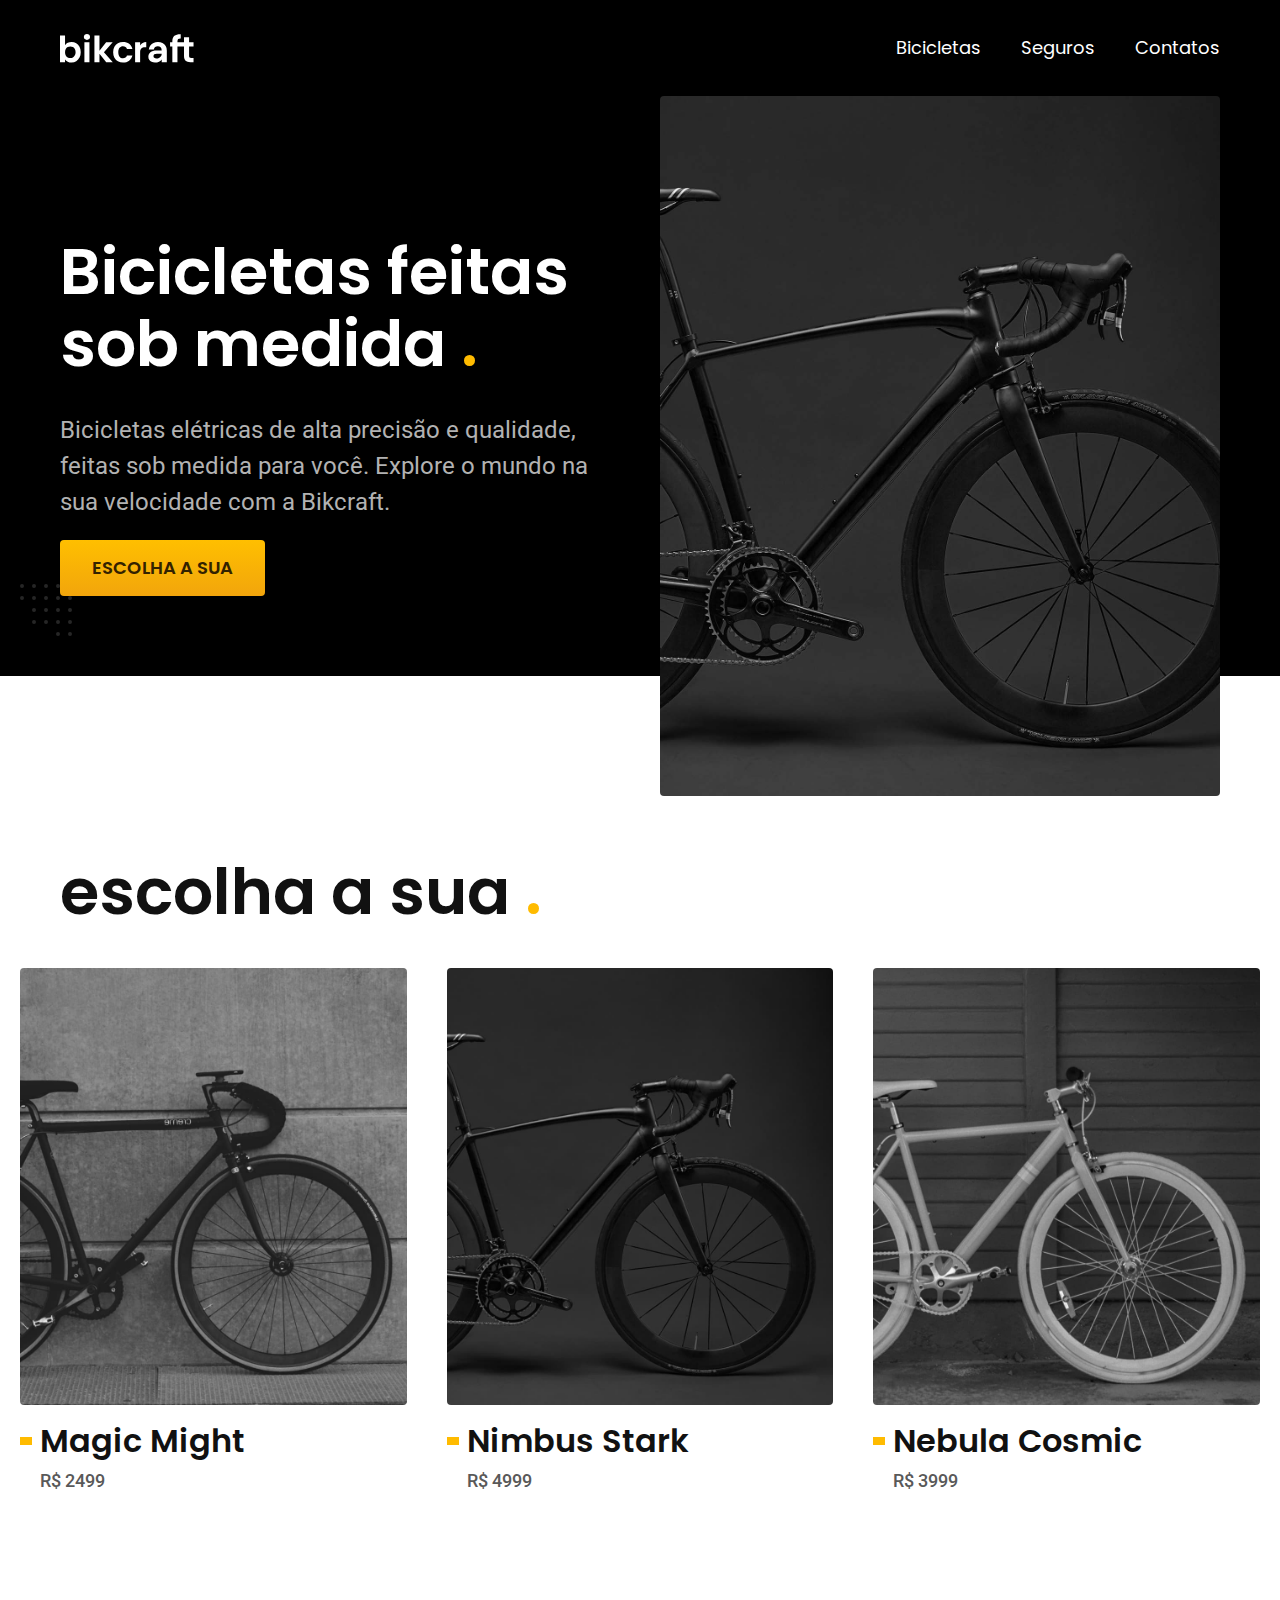
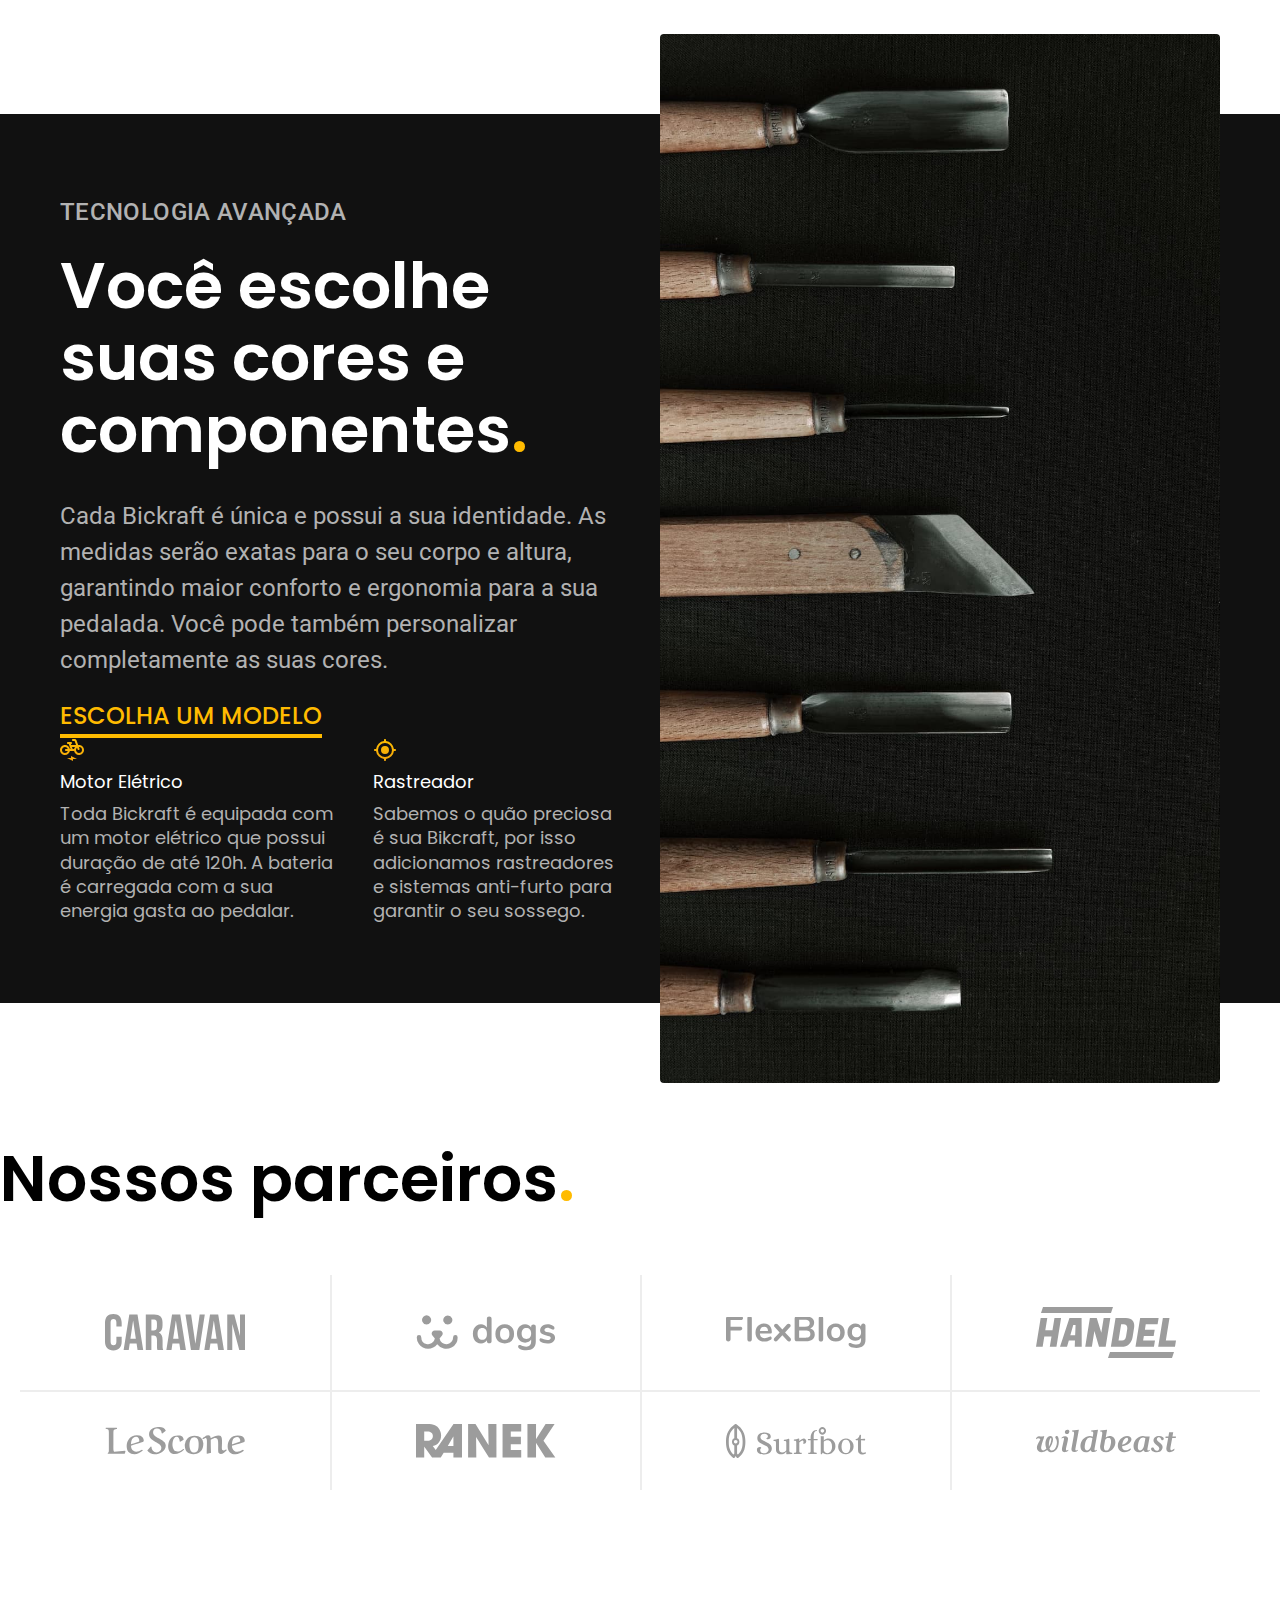
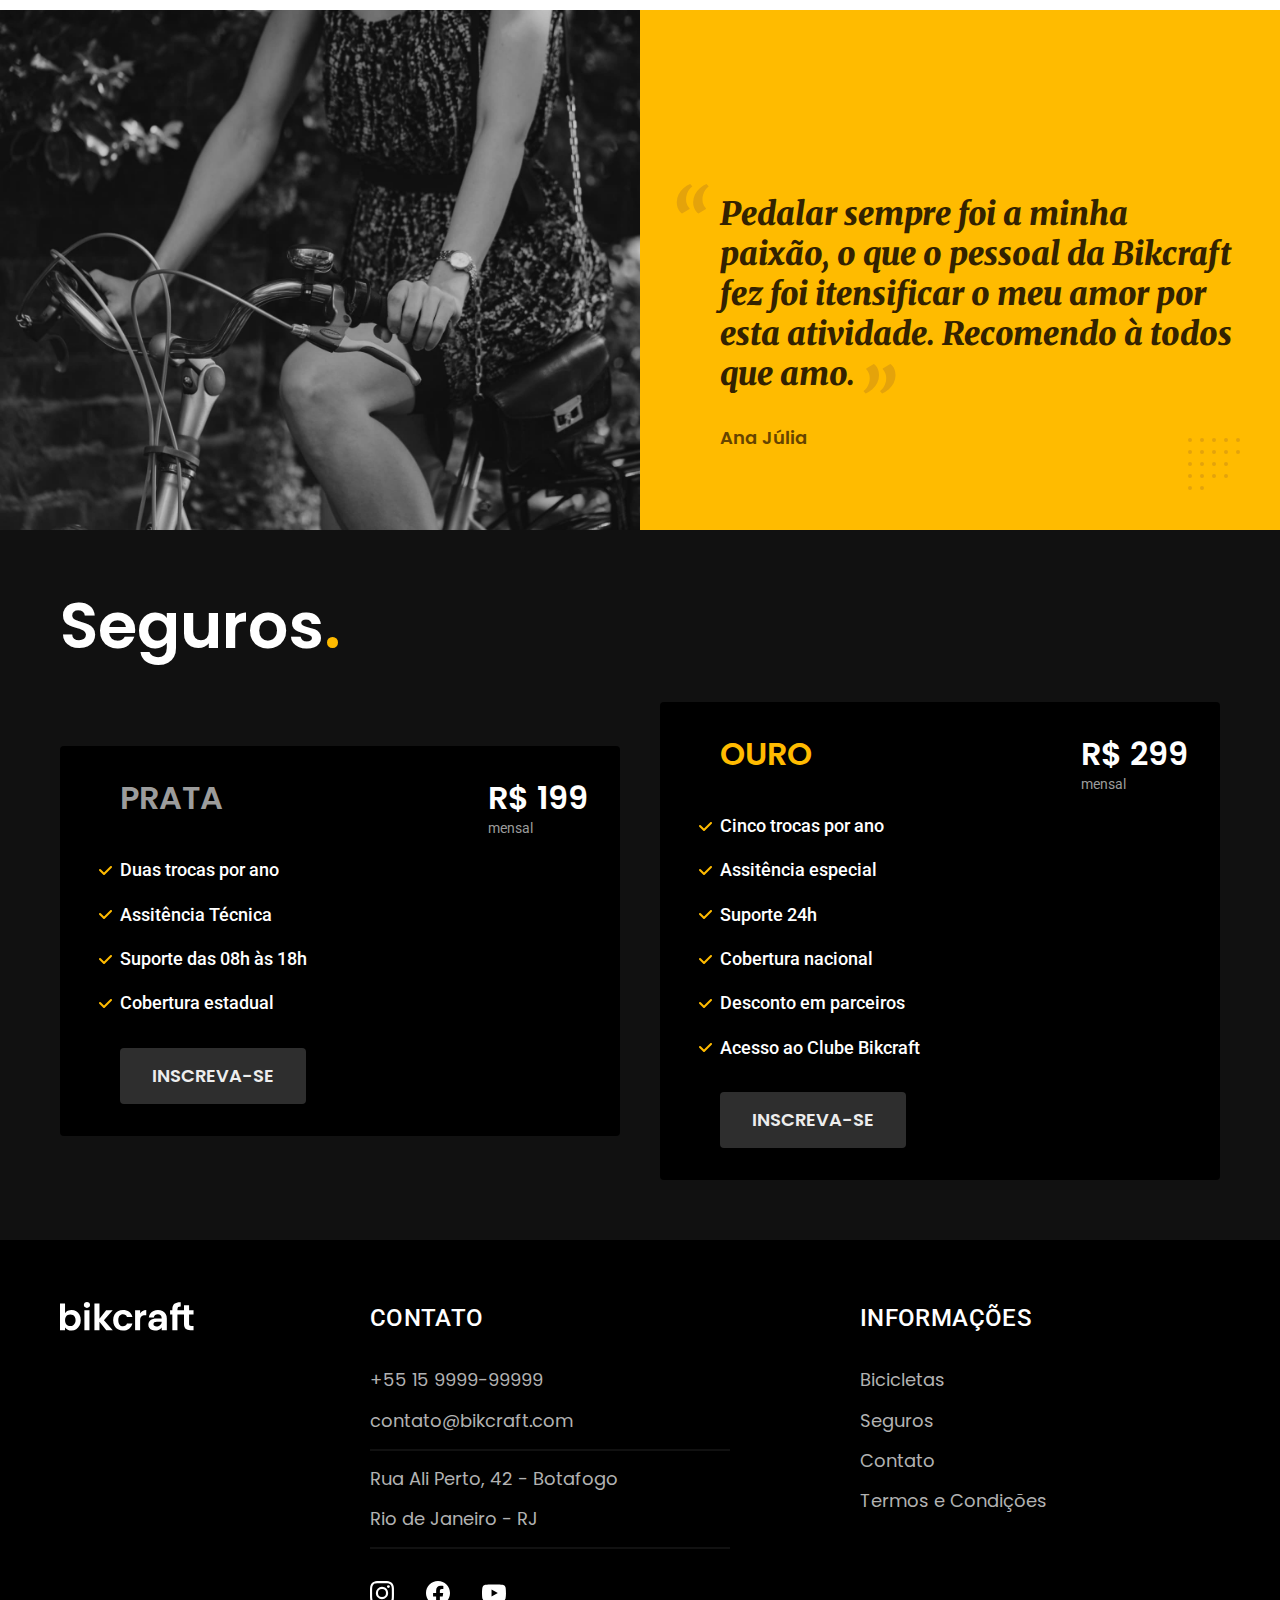
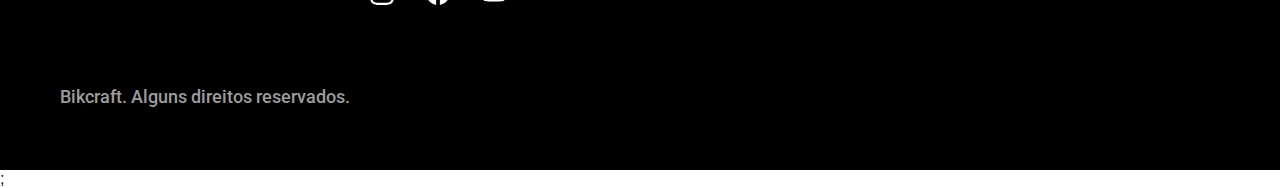
<file: index.html>
<!DOCTYPE html>
<html lang="pt-br">

<head>
  <meta charset="UTF-8">
  <meta http-equiv="X-UA-Compatible" content="IE=edge">
  <meta name="viewport" content="width=device-width, initial-scale=1.0">
  <title>Bickraft - Bicicletas Elétricas</title>
  <meta name="description" content="Bicicletas elétricas de alta precisão e qualidade, feitas sob medida para você. Explore o mundo na sua velocidade com a Bikcraft.">
  <link rel="stylesheet" href="">

  <link rel="icon" href="./favicon.svg" type="image/svg+xml">
  <link rel="preload" href="../css/style.min.css" as="style">
  <link rel="stylesheet" href="../css/style.min.css">

  <link rel="preconnect" href="https://fonts.googleapis.com">
  <link rel="preconnect" href="https://fonts.gstatic.com" crossorigin>
  <link href="https://fonts.googleapis.com/css2?family=Merriweather:ital,wght@1,900&family=Poppins:wght@400;600&family=Roboto:wght@400;500&display=swap" rel="stylesheet">

  <script>document.documentElement.classList.add('js');</script>
</head>

<body>

  <header class="header-bg">
    <div class="header container">
      <a href="./">
        <img src="./img/bikcraft.svg" alt="Logo" width="136" height="32">
      </a>

      <nav aria-label="primaria">
        <ul class="header-menu font-1-m cor-0">
          <li><a href="./bicicletas.html">Bicicletas</a></li>
          <li><a href="./seguros.html">Seguros</a></li>
          <li><a href="./contatos.html">Contatos</a></li>
        </ul>
      </nav>
    </div>
  </header>

  <main class="introducao-bg">
    <div class="introducao container">
      <div class="introducao-conteudo">
        <h1 class="font-1-xxl cor-0 fadeInDown" data-anime="200">Bicicletas feitas sob medida <span>.</span></h1>
        <p class="font-2-l cor-5 fadeInDown" data-anime="400">Bicicletas elétricas de alta precisão e qualidade, feitas sob medida para você. Explore o mundo na sua velocidade com a Bikcraft.</p>
        <a class="botao fadeInDown" data-anime="600" href="./bicicletas.html">Escolha a sua</a>
      </div>
      <picture class="fadeInDown" data-anime="800">
        <source media="(max-width: 800px)" srcset="./img/bicicletas/nimbus.jpg">
        <img src="./img/fotos/introducao.jpg" alt="Bicicleta elétrica preta." width="1280" height="1600">
      </picture>
    </div>
  </main>

  <article class="bicicletas-lista">
    <h2 class="font-1-xxl container">escolha a sua <span class="cor-p1">.</span></h2>
    <ul>
      <li>
        <a href="./bicicletas/magic.html">
          <img src="./img/bicicletas/magic-home.jpg" alt="Bicicleta Preta" width="920" height="1040">
          <h3 class="font-1-xl">Magic Might</h3>
          <span class="font-2-m cor-8">R$ 2499</span>
        </a>
      </li>
      <li>
        <a href="./bicicletas/nimbus.html">
          <img src="./img/bicicletas/nimbus-home.jpg" alt="Bicicleta Preta" width="920" height="1040">
          <h3 class="font-1-xl">Nimbus Stark</h3>
          <span class="font-2-m cor-8">R$ 4999</span>
        </a>
      </li>
      <li>
        <a href="./bicicletas/nebula.html">
          <img src="./img/bicicletas/nebula-home.jpg" alt="Bicicleta Preta" width="920" height="1040">
          <h3 class="font-1-xl">Nebula Cosmic</h3>
          <span class="font-2-m cor-8">R$ 3999</span>
        </a>
      </li>
    </ul>
  </article>

  <article class="tecnologia-bg">
    <div class="tecnologia container">
      <div class="tecnologia-conteudo">
        <span class="font-2-l-b cor-5">Tecnologia Avançada</span>
        <h2 class="font-1-xxl cor-0">Você escolhe suas cores e componentes<span class="cor-p1">.</span></h2>
        <p class="font-2-l cor-5">Cada Bickraft é única e possui a sua identidade. As medidas serão exatas para o seu corpo e altura, garantindo maior conforto e ergonomia para a sua pedalada. Você pode também personalizar completamente as suas cores.</p>
        <a class="link cor-p1" href="./bicicletas.html">Escolha um modelo</a>
        <div class="tecnologia-vantagens">
          <div>
            <img src="./img/icones/eletrica.svg" alt="" width="32" height="32">
            <h3 class="font-1-m cor-0">Motor Elétrico</h3>
            <p class="font-1-m cor-5">Toda Bickraft é equipada com um motor elétrico que possui duração de até 120h. A bateria é carregada com a sua energia gasta ao pedalar.</p>
          </div>
          <div>
            <img src="./img/icones/rastreador.svg" alt="" width="32" height="32">
            <h3 class="font-1-m cor-0">Rastreador</h3>
            <p class="font-1-m cor-5">Sabemos o quão preciosa é sua Bikcraft, por isso adicionamos rastreadores e sistemas anti-furto para garantir o seu sossego.</p>
          </div>
        </div>
      </div>
      <picture class="tecnologia-imagem">
        <img src="./img/fotos/tecnologia.jpg" alt="">
      </picture>
    </div>
  </article>
  <section class="parceiros" aria-label="nossos-parceiros">
    <h2 class="font-1-xxl cor-12">Nossos parceiros<span class="cor-p1">.</span></h2>
    <ul>
      <li><img src="./img/parceiros/caravan.svg" alt="caravan" width="140" height="38"></li>
      <li><img src="./img/parceiros/dogs.svg" alt="dogs" width="140" height="38"></li>
      <li><img src="./img/parceiros/flexblog.svg" alt="flexblog" width="140" height="38"></li>
      <li><img src="./img/parceiros/handel.svg" alt="handel" width="140" height="38"></li>
      <li><img src="./img/parceiros/lescone.svg" alt="lescone" width="140" height="38"></li>
      <li><img src="./img/parceiros/ranek.svg" alt="ranek" width="140" height="38"></li>
      <li><img src="./img/parceiros/surfbot.svg" alt="surfbot" width="140" height="38"></li>
      <li><img src="./img/parceiros/wildbeast.svg" alt="wildbeast" width="140" height="38"></li>
    </ul>
  </section>
  <section class="depoimento" aria-label="depoimento">
    <div>
      <img src="./img/fotos/depoimento.jpg" alt="Pessoa pedalando uma bicicleta Bickraft" width="1560" height="1360">
    </div>
    <div class="depoimento-conteudo">
      <blockquote class="font-1-xl cor-p5">
        <p>Pedalar sempre foi a minha paixão, o que o pessoal da Bikcraft fez foi itensificar o meu amor por esta atividade. Recomendo à todos que amo.</p>
      </blockquote>
      <span class="font-1-m-b cor-p4">Ana Júlia</span>
    </div>
  </section>

  <article class="seguros-bg">
    <div class="seguros container">
      <h2 class="font-1-xxl cor-0">Seguros<span class="cor-p1">.</span></h2>
      <div class="seguros-item">
        <h3 class="font-1-xl cor-6">PRATA</h3>
        <span class="font-1-xl cor-0">R$ 199<span class="font-2-xs cor-6">mensal</span></span>
        <ul class="font-2-m cor-0">
          <li>Duas trocas por ano</li>
          <li>Assitência Técnica</li>
          <li>Suporte das 08h às 18h</li>
          <li>Cobertura estadual</li>
        </ul>
        <a class="botao secundario" href="./orcamento.html">Inscreva-se</a>
      </div>
      <div class="seguros-item">
        <h3 class="font-1-xl cor-p1">OURO</h3>
        <span class="font-1-xl cor-0">R$ 299<span class="font-2-xs cor-6">mensal</span></span>
        <ul class="font-2-m cor-0">
          <li>Cinco trocas por ano</li>
          <li>Assitência especial</li>
          <li>Suporte 24h</li>
          <li>Cobertura nacional</li>
          <li>Desconto em parceiros</li>
          <li>Acesso ao Clube Bikcraft</li>
        </ul>
        <a class="botao secundario" href="./orcamento.html">Inscreva-se</a>
      </div>
    </div>
  </article>
  <footer class="footer-bg">
    <div class="footer container">
      <img src="./img/bikcraft.svg" alt="" width="136" height="32">
      <div class="footer-contato">
        <h3 class="font-2-l-b cor-0">Contato</h3>
        <ul class="font-1-m cor-5">
          <li><a href="tel:+5515999999999">+55 15 9999-99999</a></li>
          <li><a href="mailto:contato@bikcraft.com">contato@bikcraft.com</a></li>
          <li>Rua Ali Perto, 42 - Botafogo</li>
          <li>Rio de Janeiro - RJ</li>
        </ul>
        <div class="footer-redes">
          <a href="#">
            <img src="./img/redes/instagram.svg" alt="" width="24" height="24">
          </a>
          <a href="#">
            <img src="./img/redes/facebook.svg" alt="" width="24" height="24">
          </a>
          <a href="#">
            <img src="./img/redes/youtube.svg" alt="" width="24" height="24">
          </a>
        </div>
      </div>
      <div class="footer-informacoes">
        <h3 class="font-2-l-b cor-0">Informações</h3>
        <nav>
          <ul class="font-1-m cor-5">
            <li><a href="./bicicletas.html">Bicicletas</a></li>
            <li><a href="./seguros.html">Seguros</a></li>
            <li><a href="./contato.html">Contato</a></li>
            <li><a href="./termos.html">Termos e Condições</a></li>
          </ul>
        </nav>
      </div>
      <p class="footer-copy font-2-m cor-6">Bikcraft. Alguns direitos reservados.</p>
    </div>
  </footer>

  <script src="./js/plugins/simple-anime.js"></script>;
  <script src="./js/script.js"></script>
</body>

</html>
</file>
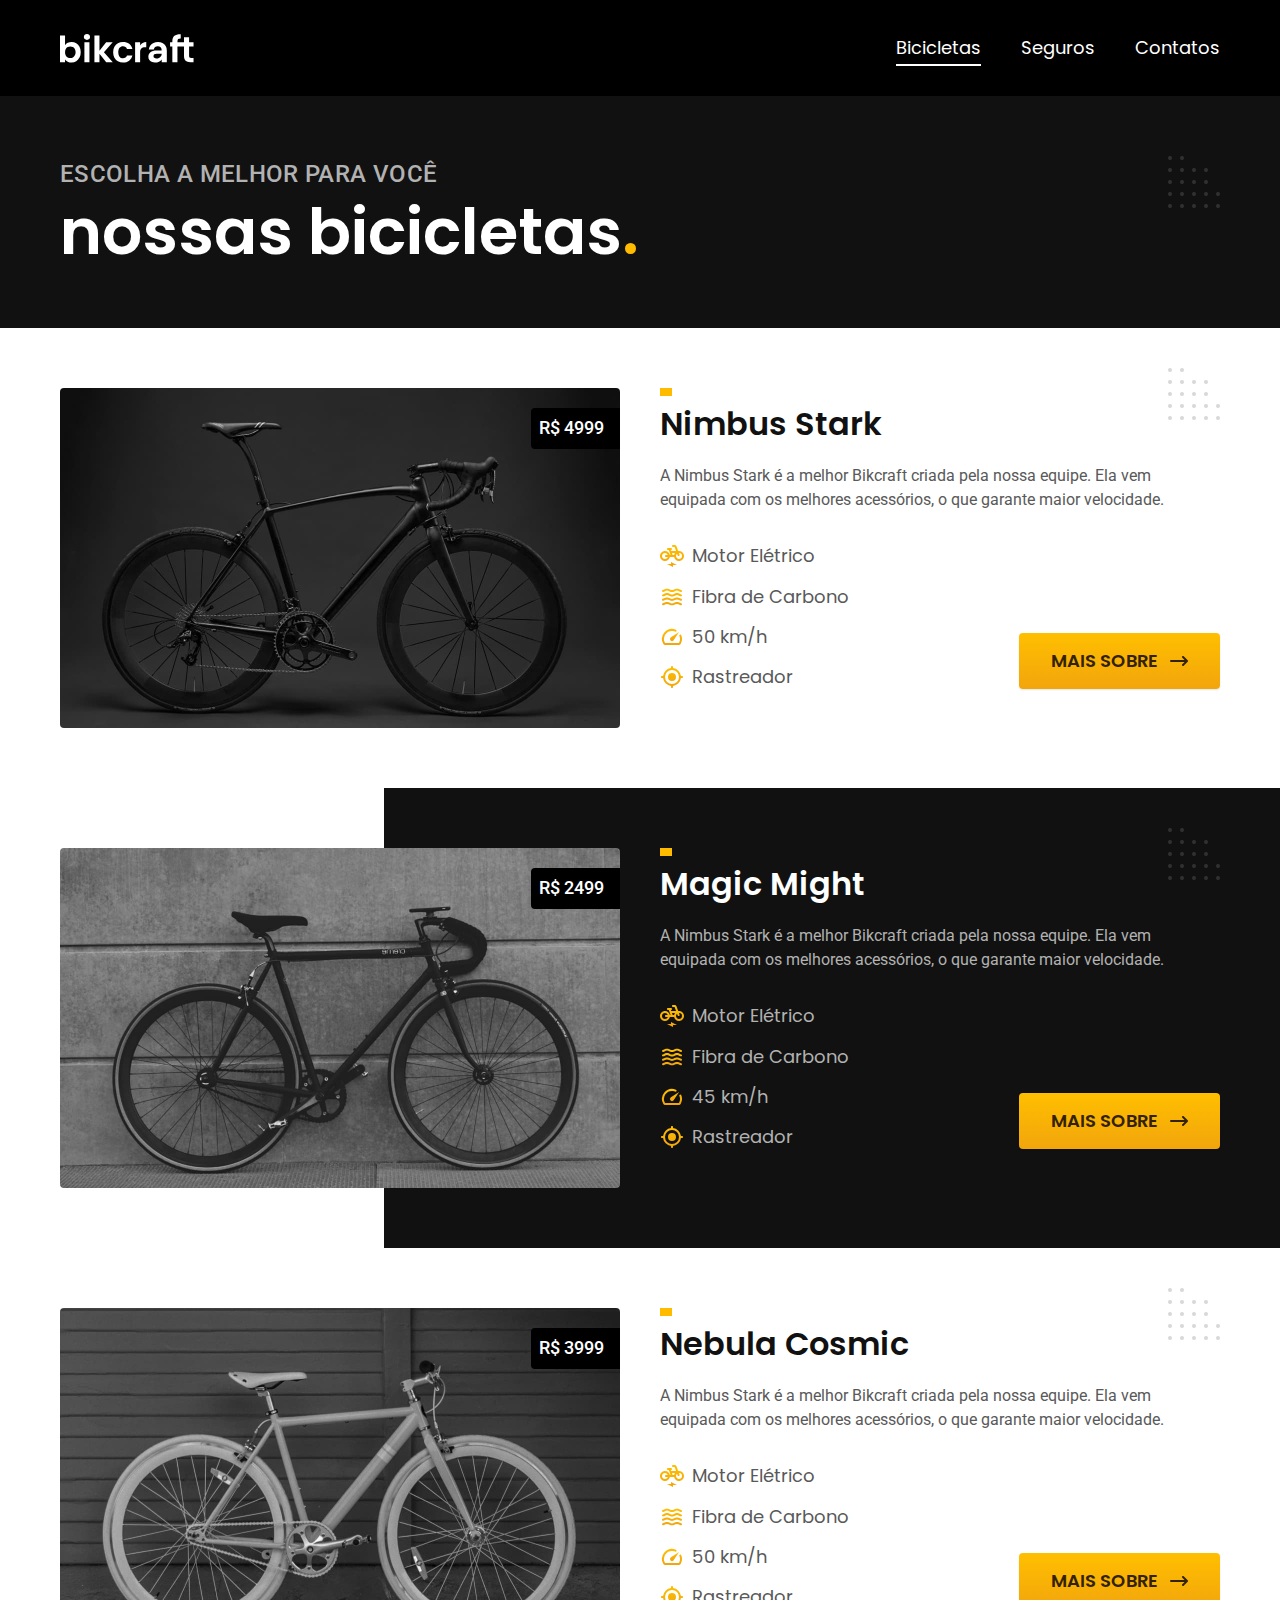
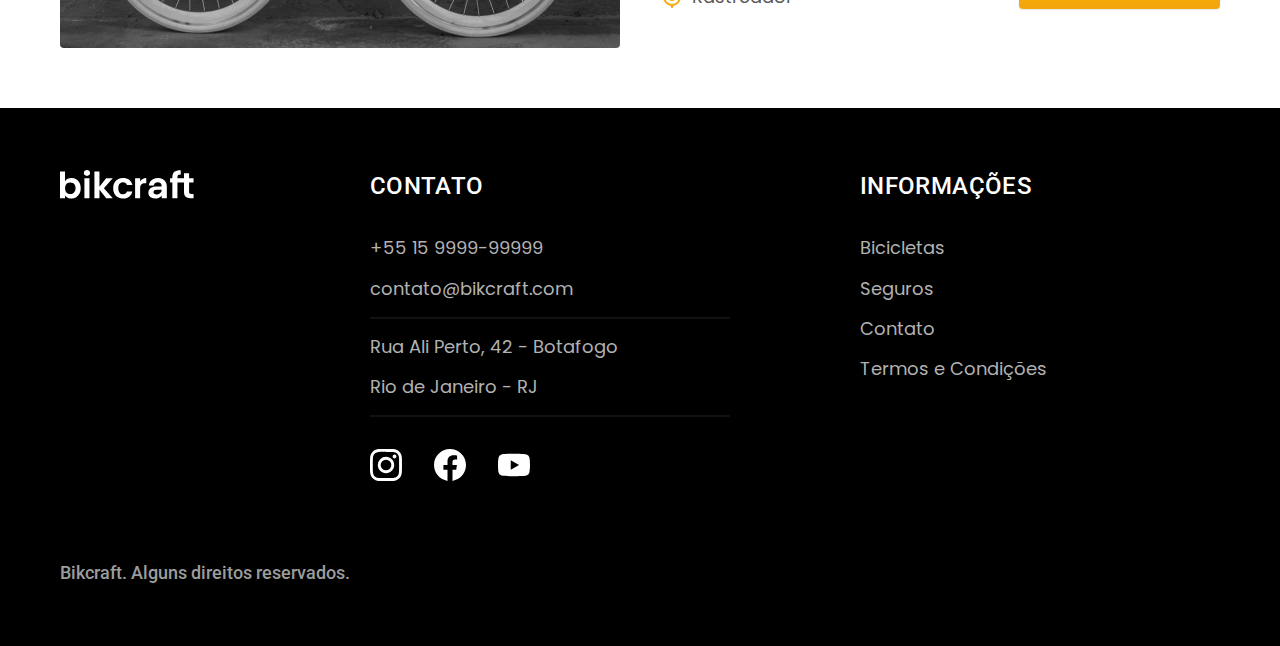
<file: bicicletas.html>
<!DOCTYPE html>
<html lang="pt-br">

<head>
  <meta charset="UTF-8">
  <meta http-equiv="X-UA-Compatible" content="IE=edge">
  <meta name="viewport" content="width=device-width, initial-scale=1.0">
  <title>Bickraft - Bicicletas Elétricas</title>
  <meta name="description" content="Bicicletas">
  <link rel="stylesheet" href="">

  <link rel="icon" href="./favicon.svg" type="image/svg+xml">
  <link rel="preload" href="../css/style.min.css" as="style">
  <link rel="stylesheet" href="../css/style.min.css">

  <link rel="preconnect" href="https://fonts.googleapis.com">
  <link rel="preconnect" href="https://fonts.gstatic.com" crossorigin>
  <link href="https://fonts.googleapis.com/css2?family=Merriweather:ital,wght@1,900&family=Poppins:wght@400;600&family=Roboto:wght@400;500&display=swap" rel="stylesheet">
  <script>document.documentElement.classList.add('js');</script>
</head>

<body id="bicicletas">
  <header class="header-bg">
    <div class="header container">
      <a href="./">
        <img src="./img/bikcraft.svg" alt="Logo" width="136" height="32">
      </a>

      <nav aria-label="primaria">
        <ul class="header-menu font-1-m cor-0">
          <li><a href="./bicicletas.html">Bicicletas</a></li>
          <li><a href="./seguros.html">Seguros</a></li>
          <li><a href="./contatos.html">Contatos</a></li>
        </ul>
      </nav>
    </div>
  </header>

  <main>
    <div class="titulo-bg">
      <div class="titulo container">
        <p class="font-2-l-b cor-5">Escolha a melhor para você</p>
        <h1 class="font-1-xxl cor-0">nossas bicicletas<span class="cor-p1">.</span></h1>
      </div>
    </div>

    <div class="bicicletas container">
      <div class="bicicletas-imagem">
        <img src="./img/bicicletas/nimbus.jpg" alt="Bicicleta Preta" width="1120" height="680">
        <span class="font-2-m cor-0">R$ 4999</span>
      </div>
      <div class="bicicletas-conteudo">
        <h2 class="font-1-xl">Nimbus Stark</h2>
        <p class="font-2-s cor-8">A Nimbus Stark é a melhor Bikcraft criada pela nossa equipe. Ela vem equipada com os melhores acessórios, o que garante maior velocidade.</p>
        <ul class="font-1-m cor-8">
          <li><img src="./img/icones/eletrica.svg" alt="" width="32" height="32">
            Motor Elétrico</li>
          <li><img src="./img/icones/carbono.svg" alt="" width="32" height="32">
            Fibra de Carbono</li>
          <li><img src="./img/icones/velocidade.svg" alt="" width="32" height="32">
            50 km/h</li>
          <li><img src="./img/icones/rastreador.svg" alt="" width="32" height="32">
            Rastreador</li>
        </ul>
        <a class="botao seta" href="./bicicletas/nimbus.html">Mais Sobre</a>
      </div>
    </div>


    <div class="bicicletas-bg">
      <div class="bicicletas container">
        <div class="bicicletas-imagem">
          <img src="./img/bicicletas/magic.jpg" alt="Bicicleta Preta" width="1120" height="680">
          <span class="font-2-m cor-0">R$ 2499</span>
        </div>
        <div class="bicicletas-conteudo">
          <h2 class="font-1-xl cor-0">Magic Might</h2>
          <p class="font-2-s cor-5">A Nimbus Stark é a melhor Bikcraft criada pela nossa equipe. Ela vem equipada com os melhores acessórios, o que garante maior velocidade.</p>
          <ul class="font-1-m cor-5">
            <li><img src="./img/icones/eletrica.svg" alt="" width="32" height="32">
              Motor Elétrico</li>
            <li><img src="./img/icones/carbono.svg" alt="" width="32" height="32">
              Fibra de Carbono</li>
            <li><img src="./img/icones/velocidade.svg" alt="" width="32" height="32">
              45 km/h</li>
            <li><img src="./img/icones/rastreador.svg" alt="" width="32" height="32">
              Rastreador</li>
          </ul>
          <a class="botao seta" href="./bicicletas/magic.html">Mais Sobre</a>
        </div>
      </div>
    </div>


    <div class="bicicletas container">
      <div class="bicicletas-imagem">
        <img src="./img/bicicletas/nebula.jpg" alt="Bicicleta Branca" width="1120" height="680">
        <span class="font-2-m cor-0">R$ 3999</span>
      </div>
      <div class="bicicletas-conteudo">
        <h2 class="font-1-xl">Nebula Cosmic</h2>
        <p class="font-2-s cor-8">A Nimbus Stark é a melhor Bikcraft criada pela nossa equipe. Ela vem equipada com os melhores acessórios, o que garante maior velocidade.</p>
        <ul class="font-1-m cor-8">
          <li><img src="./img/icones/eletrica.svg" alt="" width="32" height="32">
            Motor Elétrico</li>
          <li><img src="./img/icones/carbono.svg" alt="" width="32" height="32">
            Fibra de Carbono</li>
          <li><img src="./img/icones/velocidade.svg" alt="" width="32" height="32">
            50 km/h</li>
          <li><img src="./img/icones/rastreador.svg" alt="" width="32" height="32">
            Rastreador</li>
        </ul>
        <a class="botao seta" href="./bicicletas/nebula.html">Mais Sobre</a>
      </div>
    </div>
  </main>

  <footer class="footer-bg">
    <div class="footer container">
      <img src="./img/bikcraft.svg" alt="" width="136" height="32">
      <div class="footer-contato">
        <h3 class="font-2-l-b cor-0">Contato</h3>
        <ul class="font-1-m cor-5">
          <li><a href="tel:+5515999999999">+55 15 9999-99999</a></li>
          <li><a href="mailto:contato@bikcraft.com">contato@bikcraft.com</a></li>
          <li>Rua Ali Perto, 42 - Botafogo</li>
          <li>Rio de Janeiro - RJ</li>
        </ul>
        <div class="footer-redes">
          <a href="#">
            <img src="./img/redes/instagram.svg" alt="" width="32" height="32">
          </a>
          <a href="#">
            <img src="./img/redes/facebook.svg" alt="" width="32" height="32">
          </a>
          <a href="#">
            <img src="./img/redes/youtube.svg" alt="" width="32" height="32">
          </a>
        </div>
      </div>
      <div class="footer-informacoes">
        <h3 class="font-2-l-b cor-0">Informações</h3>
        <nav>
          <ul class="font-1-m cor-5">
            <li><a href="./bicicletas.html">Bicicletas</a></li>
            <li><a href="./seguros.html">Seguros</a></li>
            <li><a href="./contato.html">Contato</a></li>
            <li><a href="./termos.html">Termos e Condições</a></li>
          </ul>
        </nav>
      </div>
      <p class="footer-copy font-2-m cor-6">Bikcraft. Alguns direitos reservados.</p>
    </div>
  </footer>
  <script src="./js/script.js"></script>
</body>
</file>
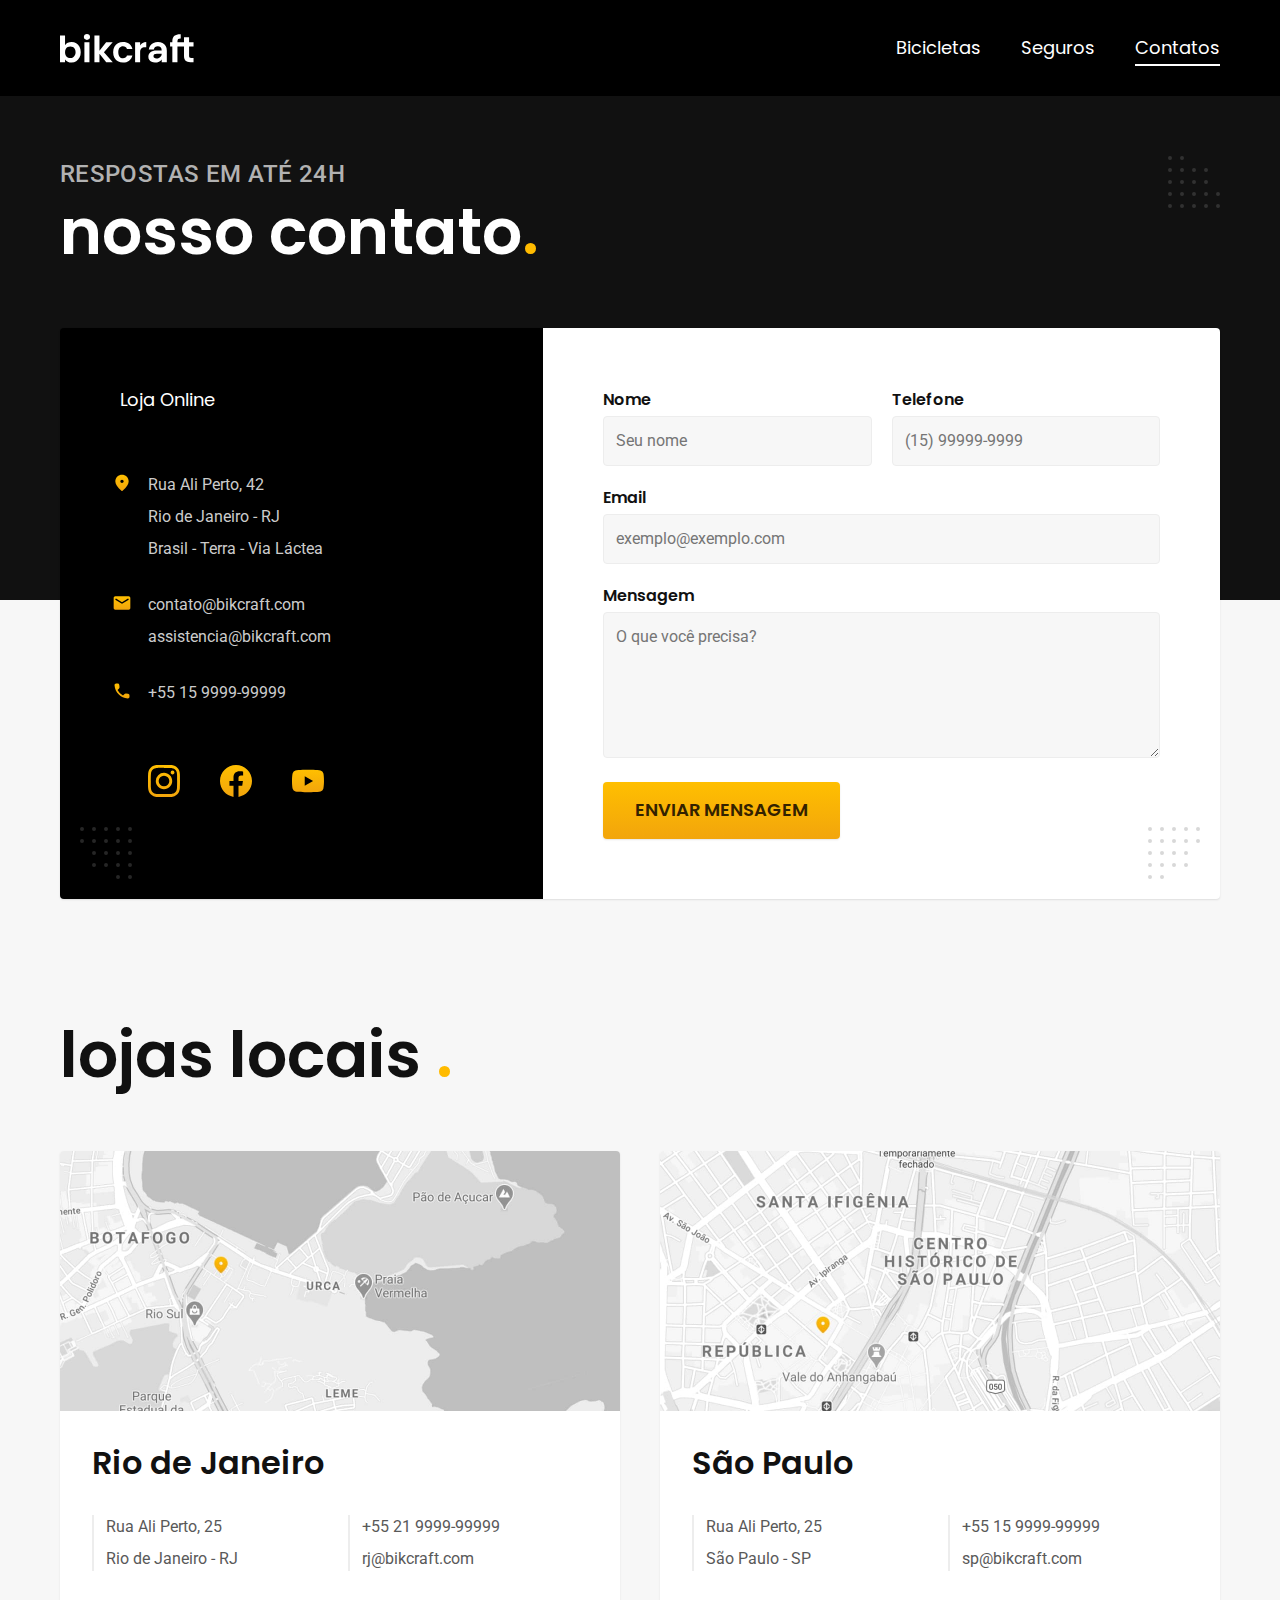
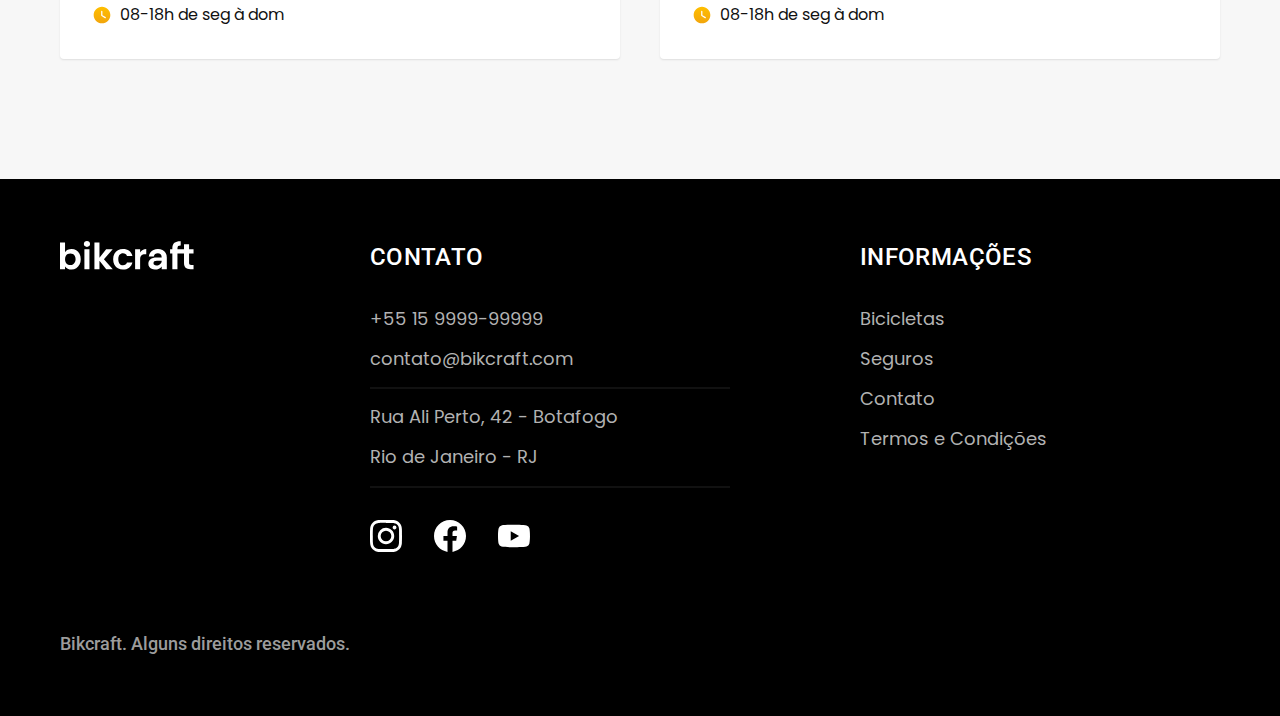
<file: contatos.html>
<!DOCTYPE html>
<html lang="pt-br">

<head>
  <meta charset="UTF-8">
  <meta http-equiv="X-UA-Compatible" content="IE=edge">
  <meta name="viewport" content="width=device-width, initial-scale=1.0">
  <title>Contato | Bickraft</title>
  <meta name="description" content="Contato">
  <link rel="stylesheet" href="">

  <link rel="icon" href="./favicon.svg" type="image/svg+xml">
  <link rel="preload" href="../css/style.min.css" as="style">
  <link rel="stylesheet" href="../css/style.min.css">

  <link rel="preconnect" href="https://fonts.googleapis.com">
  <link rel="preconnect" href="https://fonts.gstatic.com" crossorigin>
  <link href="https://fonts.googleapis.com/css2?family=Merriweather:ital,wght@1,900&family=Poppins:wght@400;600&family=Roboto:wght@400;500&display=swap" rel="stylesheet">
  <script>document.documentElement.classList.add('js');</script>
</head>

<body id="contato">
  <header class="header-bg">
    <div class="header container">
      <a href="./">
        <img src="./img/bikcraft.svg" alt="Logo" width="136" height="32">
      </a>

      <nav aria-label="primaria">
        <ul class="header-menu font-1-m cor-0">
          <li><a href="./bicicletas.html">Bicicletas</a></li>
          <li><a href="./seguros.html">Seguros</a></li>
          <li><a href="./contatos.html">Contatos</a></li>
        </ul>
      </nav>
    </div>
  </header>

  <main>
    <div class="titulo-bg">
      <div class="titulo container">
        <p class="font-2-l-b cor-5">Respostas em até 24h</p>
        <h1 class="font-1-xxl cor-0">nosso contato<span class="cor-p1">.</span></h1>
      </div>
    </div>

    <div class="contato container">
      <section class="contato-dados" aria-label="Endereço">
        <h2 class="font-1-m cor-0">Loja Online</h2>
        <div class="contato-endereco font-2-s cor-4">
          <p>Rua Ali Perto, 42</p>
          <p>Rio de Janeiro - RJ</p>
          <p>Brasil - Terra - Via Láctea</p>
        </div>
        <address class="contato-meios font-2-s cor-4">
          <a href="mailto:contato@bikcraft.com">contato@bikcraft.com</a>
          <a href="mailto:assistencia@bikcraft.com">assistencia@bikcraft.com</a>
          <a href="tel:+5515999999999">+55 15 9999-99999</a>
        </address>
        <div class="contato-redes">
          <a href="#">
            <img src="./img/redes/instagram-p.svg" alt="" width="32" height="32">
          </a>
          <a href="#">
            <img src="./img/redes/facebook-p.svg" alt="" width="32" height="32">
          </a>
          <a href="#">
            <img src="./img/redes/youtube-p.svg" alt="" width="32" height="32">
          </a>
        </div>
      </section>
      <section class="contato-formulario" aria-label="Formulário">
        <form class="form" action="./contatos.html">
          <div>
            <label for="nome">Nome</label>
            <input type="text" id="nome" name="nome" placeholder="Seu nome">
          </div>
          <div>
            <label for="telefone">Telefone</label>
            <input type="text" id="telefone" name="telefone" placeholder="(15) 99999-9999">
          </div>
          <div class="col-2">
            <label for="email">Email</label>
            <input type="text" id="email" name="email" placeholder="exemplo@exemplo.com">
          </div>
          <div class="col-2">
            <label for="mensagem">Mensagem</label>
            <textarea name="mensagem" id="mensagem" rows="5" placeholder="O que você precisa?"></textarea>
          </div>
          <button class="botao col-2">Enviar Mensagem</button>
        </form>
      </section>
    </div>
  </main>

  <article class="lojas container">
    <h2 class="font-1-xxl">lojas locais <span class="cor-p1">.</span></h2>
    <div class="lojas-item">
      <img src="./img/lojas/rj.jpg" alt="mapa marcando o endereço em Rua Ali Perto, 25 - Rio de Janeiro - RJ" width="1120" height="520">
      <div class="lojas-conteudo">
        <h3 class="font-1-xl">Rio de Janeiro</h3>
        <div class="lojas-dados font-2-s cor-8">
          <p>Rua Ali Perto, 25</p>
          <p>Rio de Janeiro - RJ</p>
        </div>
        <div class="lojas-dados font-2-s cor-8">
          <a href="tel:+5515999999999">+55 21 9999-99999</a>
          <a href="mailto:rj@bikcraft.com">rj@bikcraft.com</a>
        </div>
        <p class="lojas-horario font-1-s"> <img src="./img/icones/horario.svg" alt="" width="20" height="20"> 08-18h de seg à dom</p>
      </div>
    </div>

    <div class="lojas-item">
      <img src="./img/lojas/sp.jpg" alt="mapa marcando o endereço em Rua Ali Perto, 25 - São Paulo - SP">
      <div class="lojas-conteudo" width="1120" height="520">
        <h3 class="font-1-xl">São Paulo</h3>
        <div class="lojas-dados font-2-s cor-8">
          <p>Rua Ali Perto, 25</p>
          <p>São Paulo - SP</p>
        </div>
        <div class="lojas-dados font-2-s cor-8">
          <a href="tel:+5515999999999">+55 15 9999-99999</a>
          <a href="mailto:sp@bikcraft.com">sp@bikcraft.com</a>
        </div>
        <p class="lojas-horario font-1-s"> <img src="./img/icones/horario.svg" alt="" width="20" height="20"> 08-18h de seg à dom</p>
      </div>
    </div>
  </article>

  <footer class="footer-bg">
    <div class="footer container">
      <img src="./img/bikcraft.svg" alt="" width="136" height="32">
      <div class="footer-contato">
        <h3 class="font-2-l-b cor-0">Contato</h3>
        <ul class="font-1-m cor-5">
          <li><a href="tel:+5515999999999">+55 15 9999-99999</a></li>
          <li><a href="mailto:contato@bikcraft.com">contato@bikcraft.com</a></li>
          <li>Rua Ali Perto, 42 - Botafogo</li>
          <li>Rio de Janeiro - RJ</li>
        </ul>
        <div class="footer-redes">
          <a href="#">
            <img src="./img/redes/instagram.svg" alt="" width="32" height="32">
          </a>
          <a href="#">
            <img src="./img/redes/facebook.svg" alt="" width="32" height="32">
          </a>
          <a href="#">
            <img src="./img/redes/youtube.svg" alt="" width="32" height="32">
          </a>
        </div>
      </div>
      <div class="footer-informacoes">
        <h3 class="font-2-l-b cor-0">Informações</h3>
        <nav>
          <ul class="font-1-m cor-5">
            <li><a href="./bicicletas.html">Bicicletas</a></li>
            <li><a href="./seguros.html">Seguros</a></li>
            <li><a href="./contato.html">Contato</a></li>
            <li><a href="./termos.html">Termos e Condições</a></li>
          </ul>
        </nav>
      </div>
      <p class="footer-copy font-2-m cor-6">Bikcraft. Alguns direitos reservados.</p>
    </div>
  </footer>
  <script src="./js/script.js"></script>
</body>
</file>
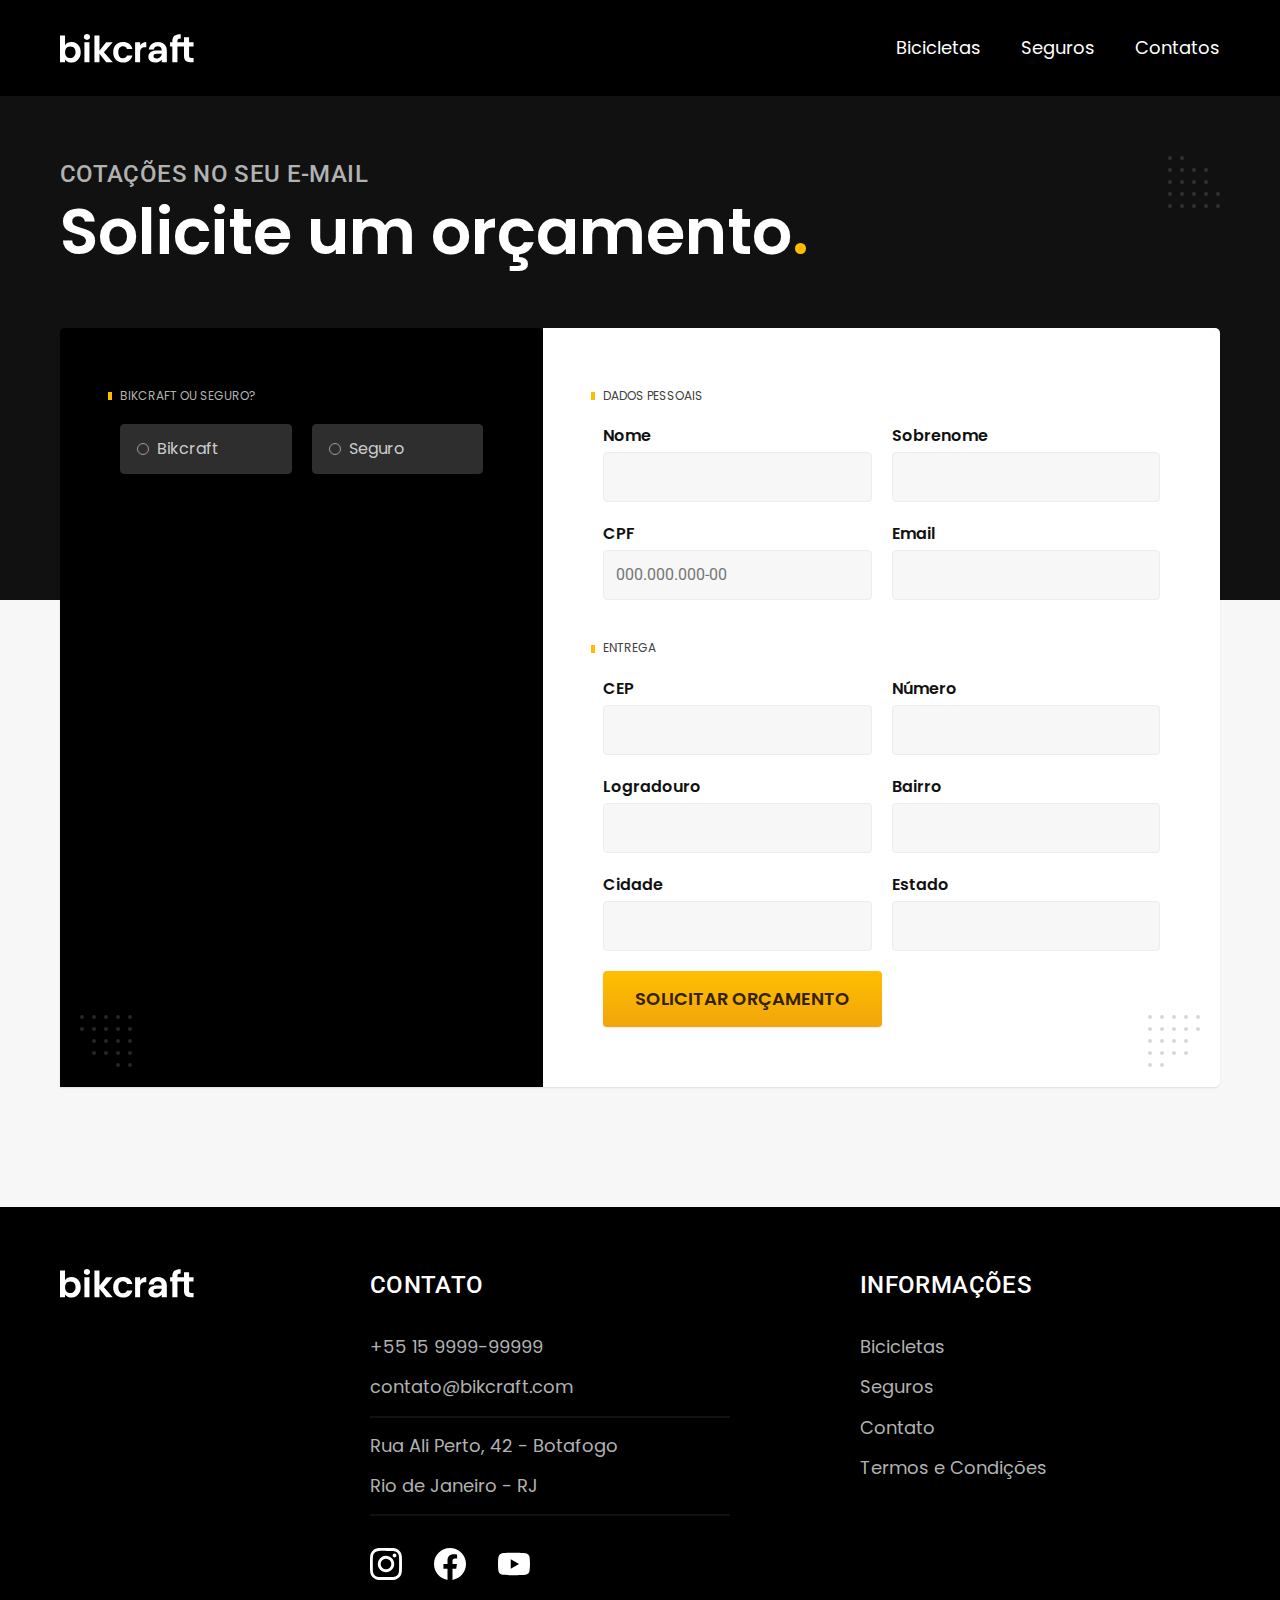
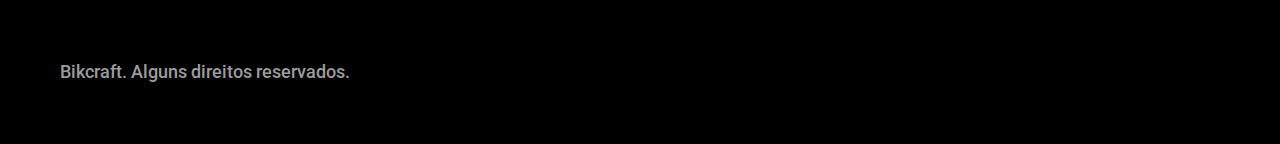
<file: orcamento.html>
<!DOCTYPE html>
<html lang="pt-br">

<head>
  <meta charset="UTF-8">
  <meta http-equiv="X-UA-Compatible" content="IE=edge">
  <meta name="viewport" content="width=device-width, initial-scale=1.0">
  <title>Orçamentos | Bikcraft</title>
  <meta name="description" content="Termos e Condições">
  <link rel="stylesheet" href="">

  <link rel="icon" href="./favicon.svg" type="image/svg+xml">
  <link rel="preload" href="../css/style.min.css" as="style">
  <link rel="stylesheet" href="../css/style.min.css">

  <link rel="preconnect" href="https://fonts.googleapis.com">
  <link rel="preconnect" href="https://fonts.gstatic.com" crossorigin>
  <link href="https://fonts.googleapis.com/css2?family=Merriweather:ital,wght@1,900&family=Poppins:wght@400;600&family=Roboto:wght@400;500&display=swap" rel="stylesheet">
  <script>document.documentElement.classList.add('js');</script>
</head>

<body id="orcamento">
  <header class="header-bg">
    <div class="header container">
      <a href="./">
        <img src="./img/bikcraft.svg" alt="Logo" width="136" height="32">
      </a>

      <nav aria-label="primaria">
        <ul class="header-menu font-1-m cor-0">
          <li><a href="./bicicletas.html">Bicicletas</a></li>
          <li><a href="./seguros.html">Seguros</a></li>
          <li><a href="./contatos.html">Contatos</a></li>
        </ul>
      </nav>
    </div>
  </header>

  <main>
    <div class="titulo-bg">
      <div class="titulo container">
        <p class="font-2-l-b cor-5">Cotações no seu e-mail</p>
        <h1 class="font-1-xxl cor-0">Solicite um orçamento<span class="cor-p1">.</span></h1>
      </div>
    </div>

    <form class="orcamento container" action="./">
      <div class="orcamento-produto">
        <h2 class="font-1-xs cor-5">Bikcraft ou Seguro?</h2>

        <input type="radio" name="tipo" value="bikcraft" id="bikcraft">
        <label for="bikcraft">Bikcraft</label>
        <input type="radio" name="tipo" value="seguro" id="seguro">
        <label for="seguro">Seguro</label>

        <div class="orcamento-conteudo" id="orcamento-bikcraft">
          <h2 class="font-1-xs cor-5">Escolha a sua:</h2>

          <input type="radio" name="produto" value="nimbus" id="nimbus">
          <label for="nimbus">Nimbus Stark <span>R$4999</span></label>
          <div class="orcamento-detalhes">
            <ul>
              <li><img src="./img/icones/eletrica.svg" alt="" width="32" height="32">Motor Elétrico</li>
              <li><img src="./img/icones/carbono.svg" alt="" width="32" height="32">Fibra de Carbono</li>
              <li><img src="./img/icones/velocidade.svg" alt="" width="32" height="32">50 Km/h</li>
              <li><img src="./img/icones/rastreador.svg" alt="" width="32" height="32">Rastreador</li>
            </ul>
            <img src="./img/bicicletas/nimbus.jpg" alt="Bicicleta Preta" width="1120" height="680">
          </div>

          <input type="radio" name="produto" value="magic" id="magic">
          <label for="magic">Magic Might <span>R$2499</span></label>
          <div class="orcamento-detalhes">
            <ul>
              <li><img src="./img/icones/eletrica.svg" alt="" width="32" height="32">Motor Elétrico</li>
              <li><img src="./img/icones/carbono.svg" alt="" width="32" height="32">Fibra de Carbono</li>
              <li><img src="./img/icones/velocidade.svg" alt="" width="32" height="32">45 Km/h</li>
              <li><img src="./img/icones/rastreador.svg" alt="" width="32" height="32">Rastreador</li>
            </ul>
            <img src="./img/bicicletas/magic.jpg" alt="Bicicleta Preta" width="1120" height="680">
          </div>

          <input type="radio" name="produto" value="nebula" id="nebula">
          <label for="nebula">Nebula Cosmic <span>R$3999</span></label>
          <div class="orcamento-detalhes">
            <ul>
              <li><img src="./img/icones/eletrica.svg" alt="" width="32" height="32">Motor Elétrico</li>
              <li><img src="./img/icones/carbono.svg" alt="" width="32" height="32">Fibra de Carbono</li>
              <li><img src="./img/icones/velocidade.svg" alt="" width="32" height="32">40 Km/h</li>
              <li><img src="./img/icones/rastreador.svg" alt="" width="32" height="32">Rastreador</li>
            </ul>
            <img src="./img/bicicletas/nebula.jpg" alt="Bicicleta Branca" width="1120" height="680">
          </div>
        </div>

        <div class="orcamento-conteudo" id="orcamento-seguro">
          <h2 class="font-1-xs cor-5">Escolha o plano:</h2>

          <input type="radio" name="produto" value="prata" id="prata">
          <label for="prata">Prata <span>R$199</span></label>

          <input type="radio" name="produto" value="ouro" id="ouro">
          <label for="ouro">Ouro <span>R$299</span></label>

        </div>

      </div>
      <div class="orcamento-dados form">
        <h2 class="font-1-xs cor-9 col-2">dados pessoais</h2>
        <div>
          <label for="nome">Nome</label>
          <input type="text" id="nome" name="nome">
        </div>
        <div>
          <label for="sobrenome">Sobrenome</label>
          <input type="text" id="sobrenome" name="sobrenome">
        </div>
        <div>
          <label for="CPF">CPF</label>
          <input type="text" id="CPF" name="CPF" placeholder="000.000.000-00">
        </div>
        <div>
          <label for="email">Email</label>
          <input type="email" id="email" name="email">
        </div>
        <h2 class="font-1-xs cor-9 col-2">entrega</h2>
        <div>
          <label for="CEP">CEP</label>
          <input type="text" id="CEP" name="CEP">
        </div>
        <div>
          <label for="numero">Número</label>
          <input type="text" id="numero" name="numero">
        </div>
        <div>
          <label for="logradouro">Logradouro</label>
          <input type="text" id="logradouro" name="logradouro">
        </div>
        <div>
          <label for="bairro">Bairro</label>
          <input type="text" id="bairro" name="bairro">
        </div>
        <div>
          <label for="cidade">Cidade</label>
          <input type="text" id="cidade" name="cidade">
        </div>
        <div>
          <label for="estado">Estado</label>
          <input type="text" id="estado" name="estado">
        </div>
        <button class="botao col-2">Solicitar Orçamento</button>
      </div>
    </form>
  </main>

  <footer class="footer-bg">
    <div class="footer container">
      <img src="./img/bikcraft.svg" alt="" width="136" height="32">
      <div class="footer-contato">
        <h3 class="font-2-l-b cor-0">Contato</h3>
        <ul class="font-1-m cor-5">
          <li><a href="tel:+5515999999999">+55 15 9999-99999</a></li>
          <li><a href="mailto:contato@bikcraft.com">contato@bikcraft.com</a></li>
          <li>Rua Ali Perto, 42 - Botafogo</li>
          <li>Rio de Janeiro - RJ</li>
        </ul>
        <div class="footer-redes">
          <a href="#">
            <img src="./img/redes/instagram.svg" alt="" width="32" height="32">
          </a>
          <a href="#">
            <img src="./img/redes/facebook.svg" alt="" width="32" height="32">
          </a>
          <a href="#">
            <img src="./img/redes/youtube.svg" alt="" width="32" height="32">
          </a>
        </div>
      </div>
      <div class="footer-informacoes">
        <h3 class="font-2-l-b cor-0">Informações</h3>
        <nav>
          <ul class="font-1-m cor-5">
            <li><a href="./bicicletas.html">Bicicletas</a></li>
            <li><a href="./seguros.html">Seguros</a></li>
            <li><a href="./contato.html">Contato</a></li>
            <li><a href="./termos.html">Termos e Condições</a></li>
          </ul>
        </nav>
      </div>
      <p class="footer-copy font-2-m cor-6">Bikcraft. Alguns direitos reservados.</p>
    </div>
  </footer>
  <script src="./js/script.js"></script>
</body>
</file>
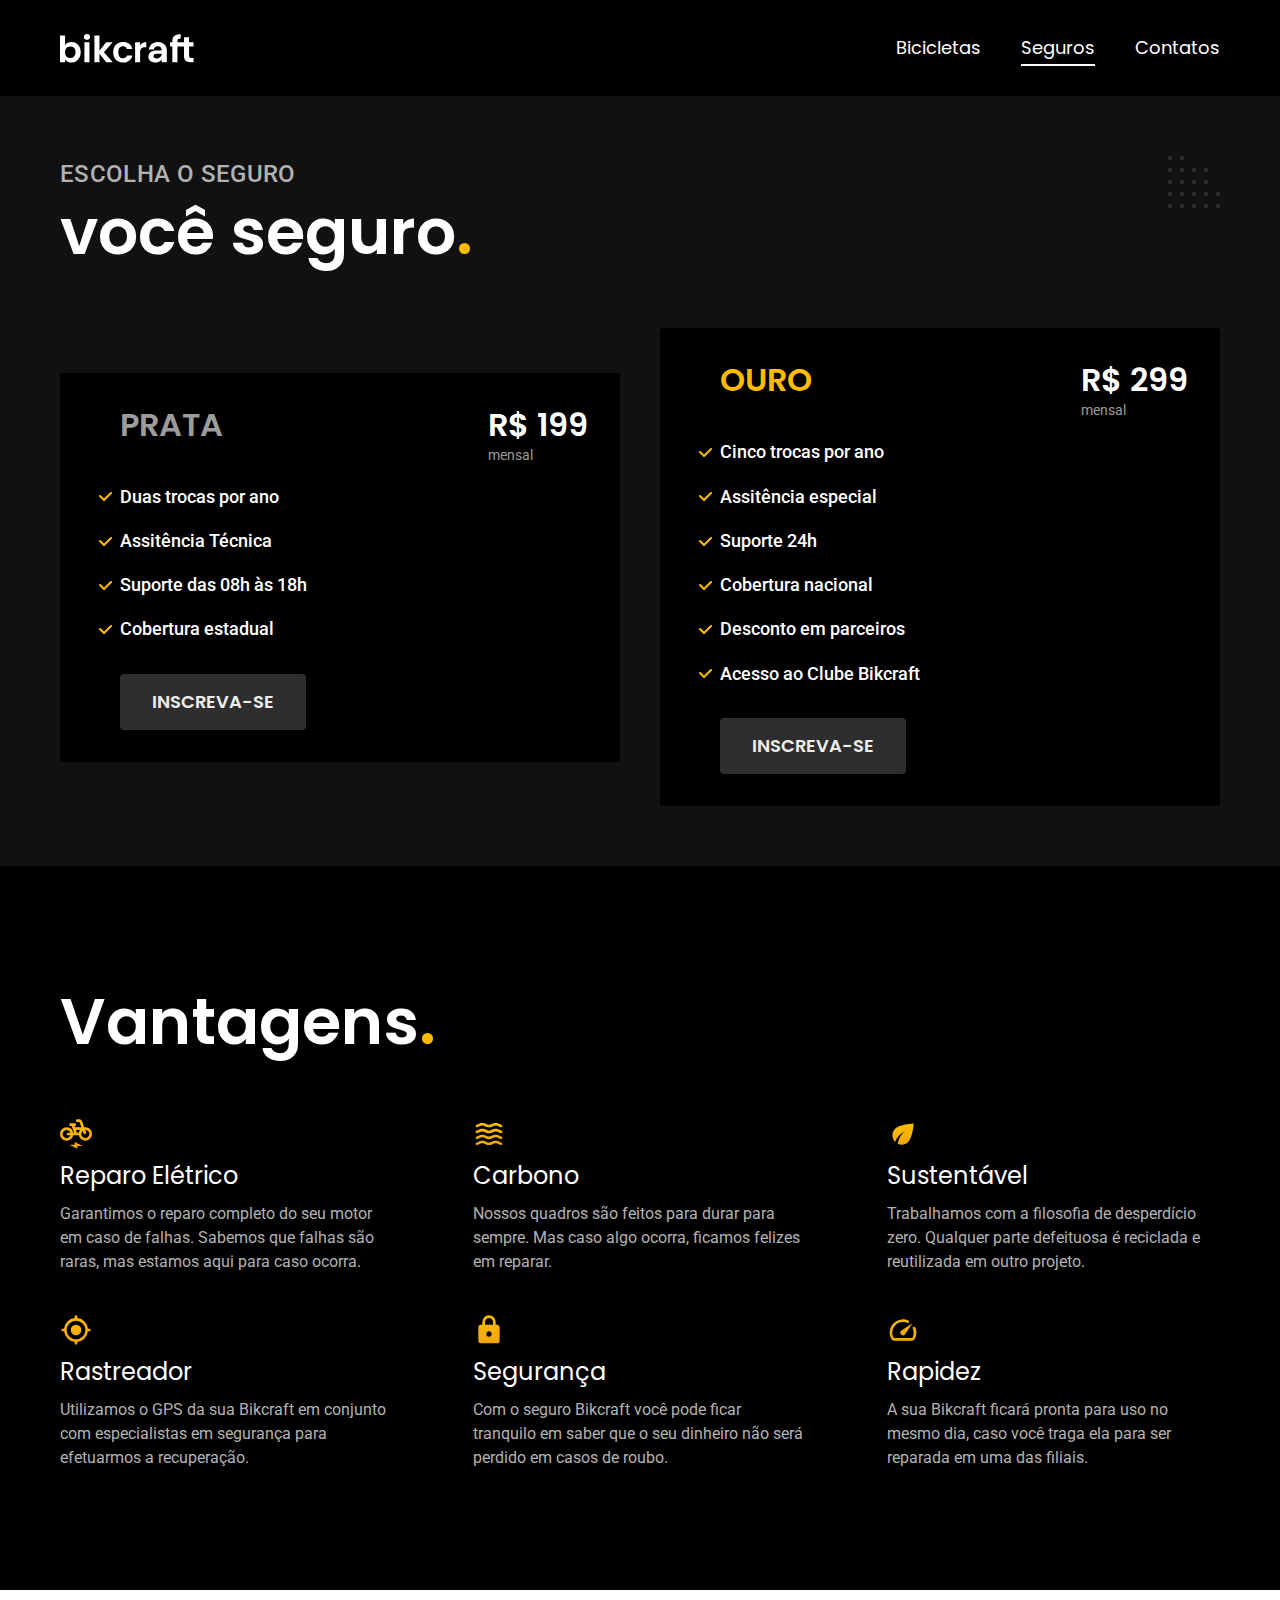
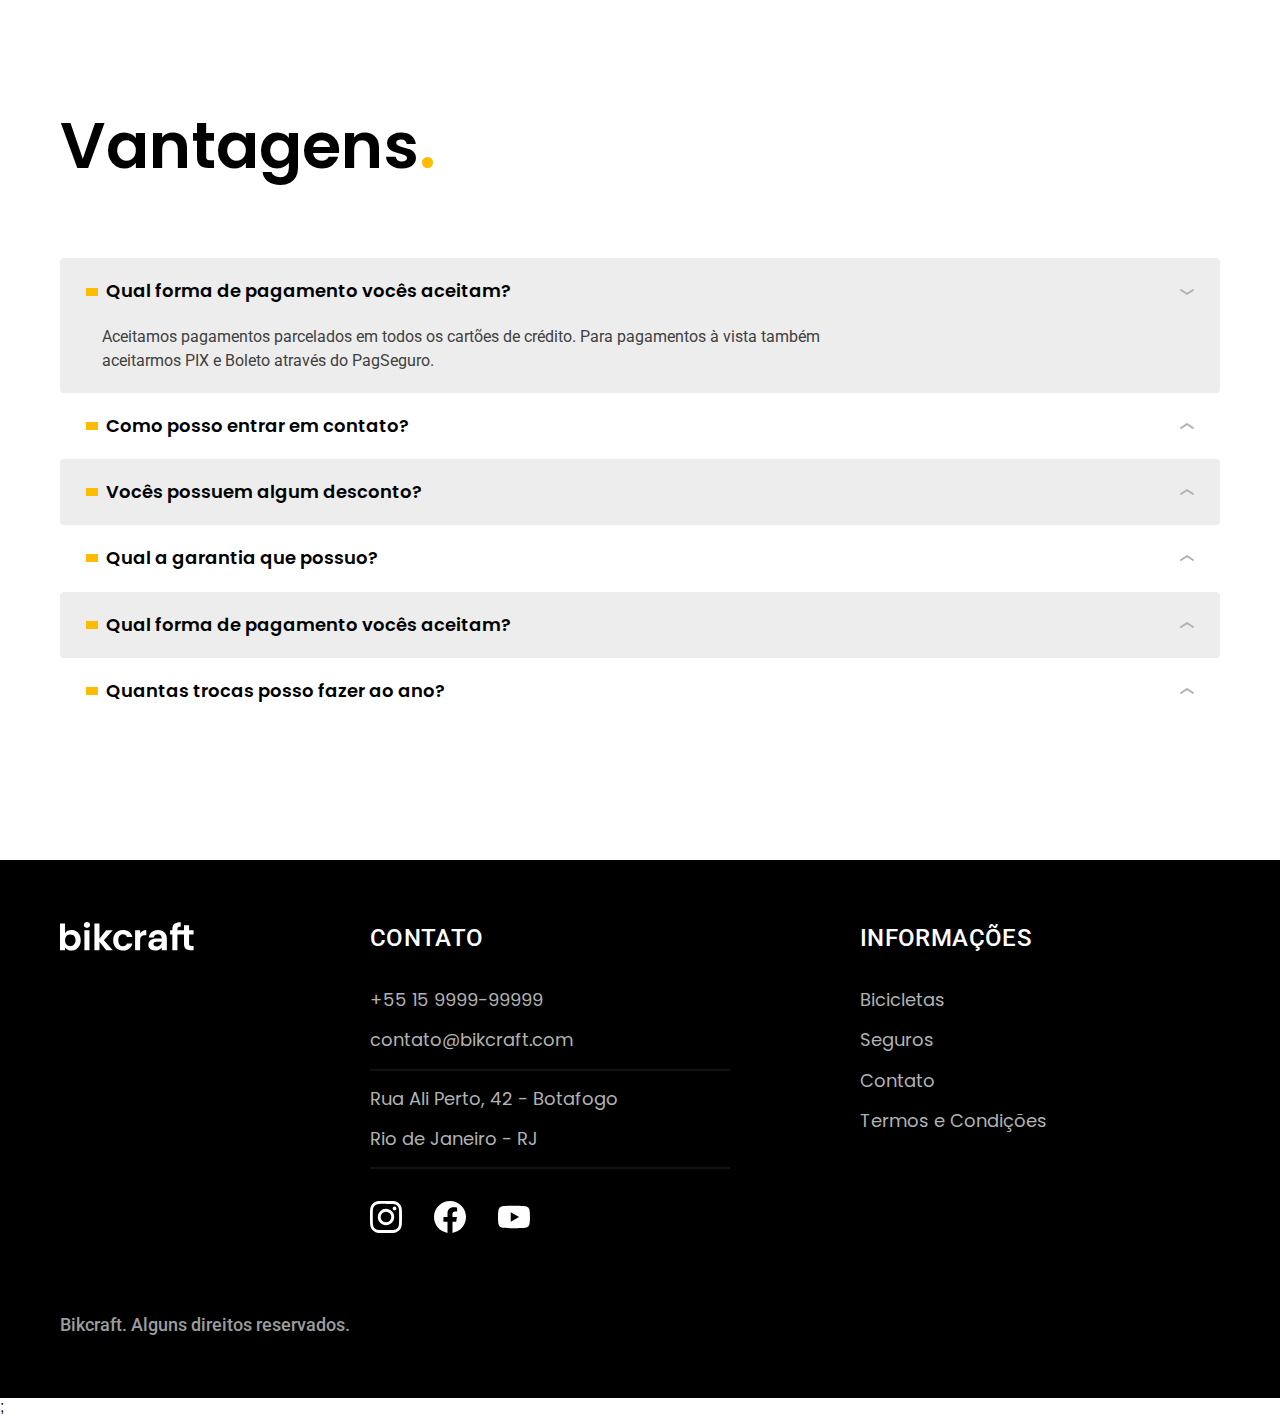
<file: seguros.html>
<!DOCTYPE html>
<html lang="pt-br">

<head>
  <meta charset="UTF-8">
  <meta http-equiv="X-UA-Compatible" content="IE=edge">
  <meta name="viewport" content="width=device-width, initial-scale=1.0">
  <title>Bickraft - Bicicletas Elétricas</title>
  <meta name="description" content="Vantagens">
  <link rel="stylesheet" href="">

  <link rel="icon" href="./favicon.svg" type="image/svg+xml">
  <link rel="preload" href="../css/style.min.css" as="style">
  <link rel="stylesheet" href="../css/style.min.css">

  <link rel="preconnect" href="https://fonts.googleapis.com">
  <link rel="preconnect" href="https://fonts.gstatic.com" crossorigin>
  <link href="https://fonts.googleapis.com/css2?family=Merriweather:ital,wght@1,900&family=Poppins:wght@400;600&family=Roboto:wght@400;500&display=swap" rel="stylesheet">
  <script>document.documentElement.classList.add('js');</script>
</head>

<body id="seguros">
  <header class="header-bg">
    <div class="header container">
      <a href="./">
        <img src="./img/bikcraft.svg" alt="Logo" width="136" height="32">
      </a>

      <nav aria-label="primaria">
        <ul class="header-menu font-1-m cor-0">
          <li><a href="./bicicletas.html">Bicicletas</a></li>
          <li><a href="./seguros.html">Seguros</a></li>
          <li><a href="./contatos.html">Contatos</a></li>
        </ul>
      </nav>
    </div>
  </header>

  <main class="seguros-bg">
    <div class="titulo-bg">
      <div class="titulo container">
        <p class="font-2-l-b cor-5">Escolha o seguro</p>
        <h1 class="font-1-xxl cor-0">você seguro<span class="cor-p1">.</span></h1>
      </div>
    </div>

    <div class="seguros container">
      <div class="seguros-item fadeInLeft" data-anime="400">
        <h3 class="font-1-xl cor-6">PRATA</h3>
        <span class="font-1-xl cor-0">R$ 199<span class="font-2-xs cor-6">mensal</span></span>
        <ul class="font-2-m cor-0">
          <li>Duas trocas por ano</li>
          <li>Assitência Técnica</li>
          <li>Suporte das 08h às 18h</li>
          <li>Cobertura estadual</li>
        </ul>
        <a class="botao secundario" href="./orcamento.html?tipo=seguro&produto=prata">Inscreva-se</a>
      </div>
      <div class="seguros-item fadeInRight" data-anime="400">
        <h3 class="font-1-xl cor-p1">OURO</h3>
        <span class="font-1-xl cor-0">R$ 299<span class="font-2-xs cor-6">mensal</span></span>
        <ul class="font-2-m cor-0">
          <li>Cinco trocas por ano</li>
          <li>Assitência especial</li>
          <li>Suporte 24h</li>
          <li>Cobertura nacional</li>
          <li>Desconto em parceiros</li>
          <li>Acesso ao Clube Bikcraft</li>
        </ul>
        <a class="botao secundario" href="./orcamento.html?tipo=seguro&produto=ouro">Inscreva-se</a>
      </div>
    </div>
  </main>

  <article class="vantagens-bg">
    <div class="vantagens container">
      <h2 class="font-1-xxl cor-0">Vantagens<span class="cor-p1">.</span></h2>
      <ul>
        <li>
          <img src="./img/icones/eletrica.svg" alt="" width="32" height="32">
          <h3 class="font-1-l cor-0">Reparo Elétrico</h3>
          <p class="font-2-s cor-5">Garantimos o reparo completo do seu motor em caso de falhas. Sabemos que falhas são raras, mas estamos aqui para caso ocorra.</p>
        </li>
        <li>
          <img src="./img/icones/carbono.svg" alt="" width="32" height="32">
          <h3 class="font-1-l cor-0">Carbono</h3>
          <p class="font-2-s cor-5">Nossos quadros são feitos para durar para sempre. Mas caso algo ocorra, ficamos felizes em reparar.</p>
        </li>
        <li>
          <img src="./img/icones/sustentavel.svg" alt="" width="32" height="32">
          <h3 class="font-1-l cor-0">Sustentável</h3>
          <p class="font-2-s cor-5">Trabalhamos com a filosofia de desperdício zero. Qualquer parte defeituosa é reciclada e reutilizada em outro projeto.</p>
        </li>
        <li>
          <img src="./img/icones/rastreador.svg" alt="" width="32" height="32">
          <h3 class="font-1-l cor-0">Rastreador</h3>
          <p class="font-2-s cor-5">Utilizamos o GPS da sua Bikcraft em conjunto com especialistas em segurança para efetuarmos a recuperação.</p>
        </li>
        <li>
          <img src="./img/icones/seguro.svg" alt="" width="32" height="32">
          <h3 class="font-1-l cor-0">Segurança</h3>
          <p class="font-2-s cor-5">Com o seguro Bikcraft você pode ficar tranquilo em saber que o seu dinheiro não será perdido em casos de roubo.</p>
        </li>
        <li>
          <img src="./img/icones/velocidade.svg" alt="" width="32" height="32">
          <h3 class="font-1-l cor-0">Rapidez</h3>
          <p class="font-2-s cor-5">A sua Bikcraft ficará pronta para uso no mesmo dia, caso você traga ela para ser reparada em uma das filiais.</p>
        </li>
      </ul>
    </div>
  </article>

  <article class="perguntas container">
    <h2 class="font-1-xxl cor-12">Vantagens<span class="cor-p1">.</span></h2>
    <dl>
      <div>
        <dt><button class="font-1-m-b" aria-controls="pergunta1" aria-expanded="true">Qual forma de pagamento vocês aceitam?</button></dt>
        <dd id="pergunta1" class="font-2-s cor-9 ativa">Aceitamos pagamentos parcelados em todos os cartões de crédito. Para pagamentos à vista também aceitarmos PIX e Boleto através do PagSeguro.</dd>
      </div>

      <div>
        <dt><button class="font-1-m-b" aria-controls="pergunta2" aria-expanded="false">Como posso entrar em contato?</button></dt>
        <dd id="pergunta2" class="font-2-s cor-9">Aceitamos pagamentos parcelados em todos os cartões de crédito. Para pagamentos à vista também aceitarmos PIX e Boleto através do PagSeguro.</dd>
      </div>

      <div>
        <dt><button class="font-1-m-b" aria-controls="pergunta3" aria-expanded="false">Vocês possuem algum desconto?</button></dt>
        <dd id="pergunta3" class="font-2-s cor-9">Aceitamos pagamentos parcelados em todos os cartões de crédito. Para pagamentos à vista também aceitarmos PIX e Boleto através do PagSeguro.</dd>
      </div>

      <div>
        <dt><button class="font-1-m-b" aria-controls="pergunta4" aria-expanded="false">Qual a garantia que possuo?</button></dt>
        <dd id="pergunta4" class="font-2-s cor-9">Aceitamos pagamentos parcelados em todos os cartões de crédito. Para pagamentos à vista também aceitarmos PIX e Boleto através do PagSeguro.</dd>
      </div>

      <div>
        <dt><button class="font-1-m-b" aria-controls="pergunta5" aria-expanded="false">Qual forma de pagamento vocês aceitam?</button></dt>
        <dd id="pergunta5" class="font-2-s cor-9">Aceitamos pagamentos parcelados em todos os cartões de crédito. Para pagamentos à vista também aceitarmos PIX e Boleto através do PagSeguro.</dd>
      </div>

      <div>
        <dt><button class="font-1-m-b" aria-controls="pergunta6" aria-expanded="false">Quantas trocas posso fazer ao ano?</button></dt>
        <dd id="pergunta6" class="font-2-s cor-9">Aceitamos pagamentos parcelados em todos os cartões de crédito. Para pagamentos à vista também aceitarmos PIX e Boleto através do PagSeguro.</dd>
      </div>
  </article>

  <footer class="footer-bg">
    <div class="footer container">
      <img src="./img/bikcraft.svg" alt="" width="136" height="32">
      <div class="footer-contato">
        <h3 class="font-2-l-b cor-0">Contato</h3>
        <ul class="font-1-m cor-5">
          <li><a href="tel:+5515999999999">+55 15 9999-99999</a></li>
          <li><a href="mailto:contato@bikcraft.com">contato@bikcraft.com</a></li>
          <li>Rua Ali Perto, 42 - Botafogo</li>
          <li>Rio de Janeiro - RJ</li>
        </ul>
        <div class="footer-redes">
          <a href="#">
            <img src="./img/redes/instagram.svg" alt="" width="32" height="32">
          </a>
          <a href="#">
            <img src="./img/redes/facebook.svg" alt="" width="32" height="32">
          </a>
          <a href="#">
            <img src="./img/redes/youtube.svg" alt="" width="32" height="32">
          </a>
        </div>
      </div>
      <div class="footer-informacoes">
        <h3 class="font-2-l-b cor-0">Informações</h3>
        <nav>
          <ul class="font-1-m cor-5">
            <li><a href="./bicicletas.html">Bicicletas</a></li>
            <li><a href="./seguros.html">Seguros</a></li>
            <li><a href="./contato.html">Contato</a></li>
            <li><a href="./termos.html">Termos e Condições</a></li>
          </ul>
        </nav>
      </div>
      <p class="footer-copy font-2-m cor-6">Bikcraft. Alguns direitos reservados.</p>
    </div>
  </footer>

  <script src="./js/plugins/simple-anime.js"></script>;
  <script src="./js/script.js"></script>
</body>
</file>
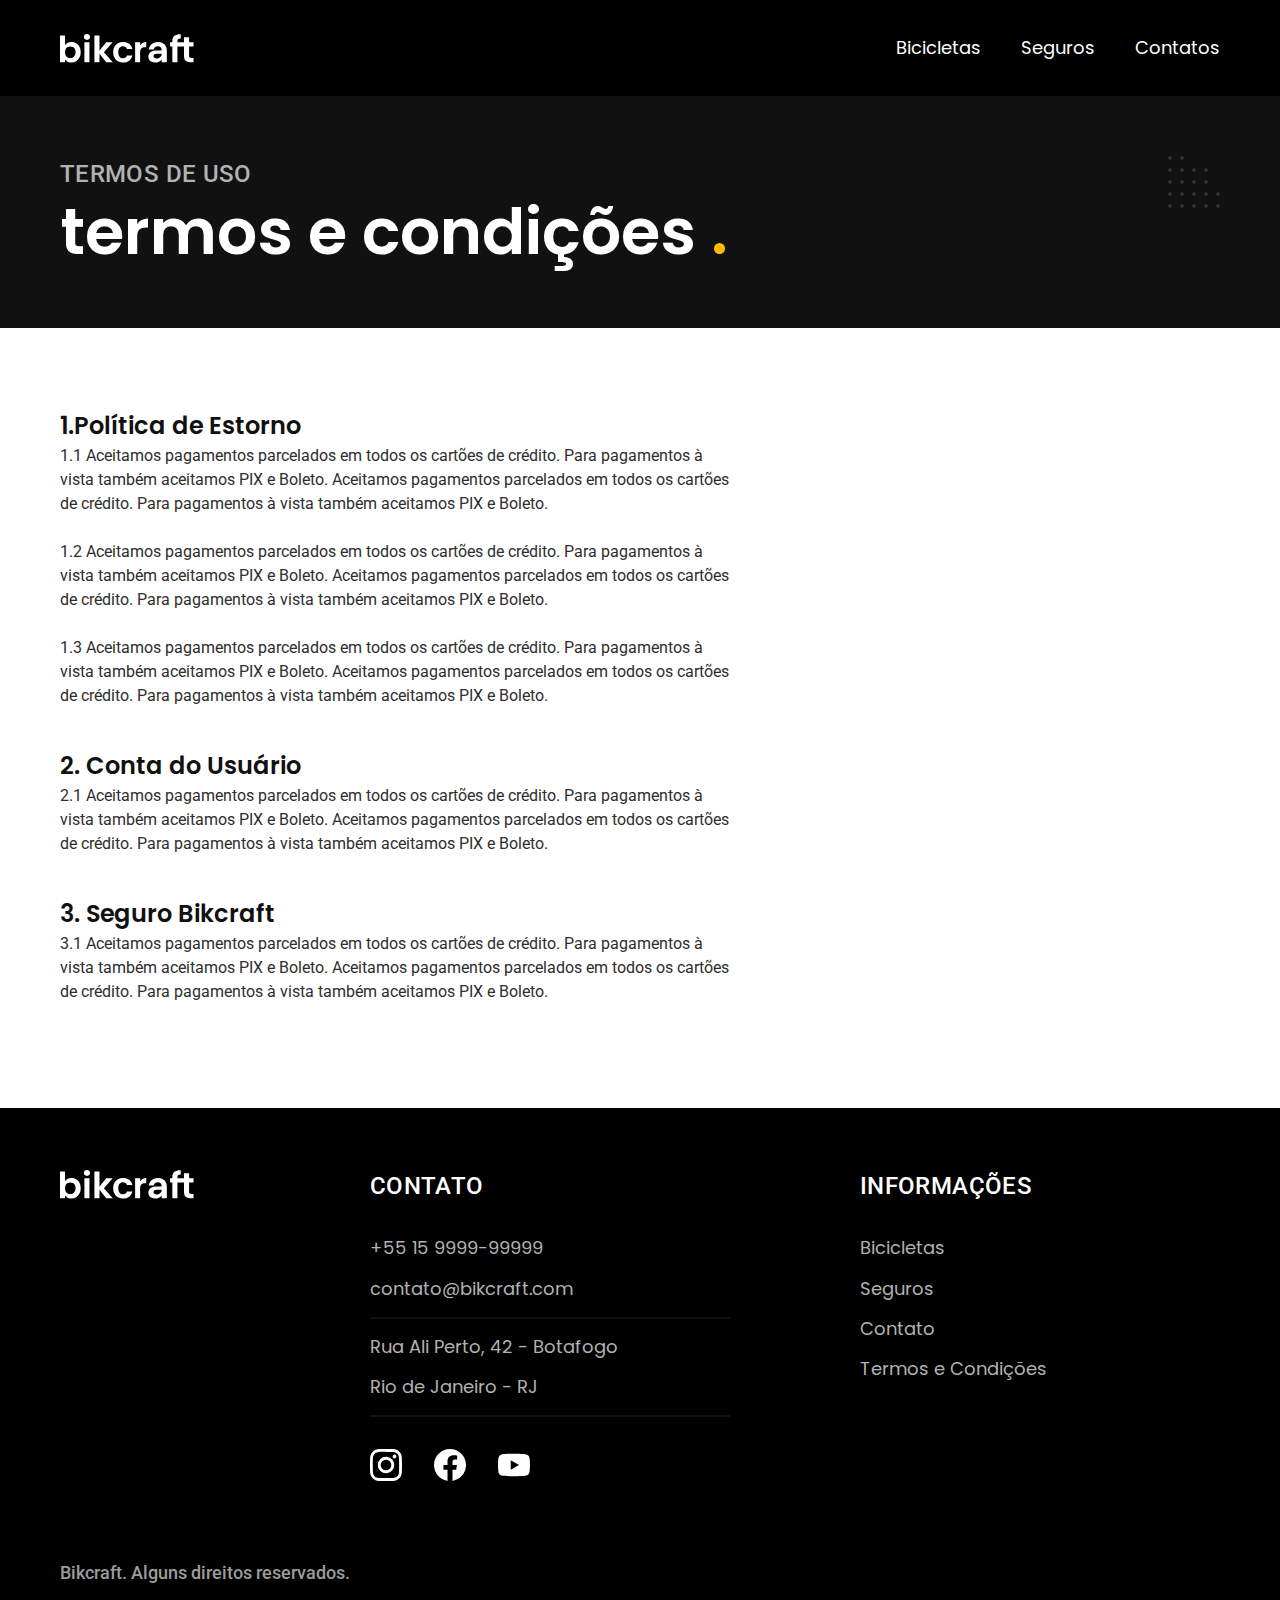
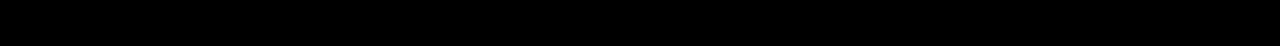
<file: termos.html>
<!DOCTYPE html>
<html lang="pt-br">

<head>
  <meta charset="UTF-8">
  <meta http-equiv="X-UA-Compatible" content="IE=edge">
  <meta name="viewport" content="width=device-width, initial-scale=1.0">
  <title>Bickraft - Bicicletas Elétricas</title>
  <meta name="description" content="Termos e Condições">
  <link rel="stylesheet" href="">

  <link rel="icon" href="./favicon.svg" type="image/svg+xml">
  <link rel="preload" href="../css/style.min.css" as="style">
  <link rel="stylesheet" href="../css/style.min.css">

  <link rel="preconnect" href="https://fonts.googleapis.com">
  <link rel="preconnect" href="https://fonts.gstatic.com" crossorigin>
  <link href="https://fonts.googleapis.com/css2?family=Merriweather:ital,wght@1,900&family=Poppins:wght@400;600&family=Roboto:wght@400;500&display=swap" rel="stylesheet">
  <script>document.documentElement.classList.add('js');</script>
</head>

<body id="termos">
  <header class="header-bg">
    <div class="header container">
      <a href="./">
        <img src="./img/bikcraft.svg" alt="Logo" width="136" height="32">
      </a>

      <nav aria-label="primaria">
        <ul class="header-menu font-1-m cor-0">
          <li><a href="./bicicletas.html">Bicicletas</a></li>
          <li><a href="./seguros.html">Seguros</a></li>
          <li><a href="./contatos.html">Contatos</a></li>
        </ul>
      </nav>
    </div>
  </header>

  <main>
    <div class="titulo-bg">
      <div class="titulo container">
        <p class="font-2-l-b cor-5">Termos de uso</p>
        <h1 class="font-1-xxl cor-0">termos e condições <span class="cor-p1">.</span></h1>
      </div>
    </div>
    <div class="termos container font-2-s cor-10">
      <h2 class="font-1-l cor-11">1.Política de Estorno</h2>
      <p>1.1 Aceitamos pagamentos parcelados em todos os cartões de crédito. Para pagamentos à vista também aceitamos PIX e Boleto. Aceitamos pagamentos parcelados em todos os cartões de crédito. Para pagamentos à vista também aceitamos PIX e Boleto.</p>
      <p>1.2 Aceitamos pagamentos parcelados em todos os cartões de crédito. Para pagamentos à vista também aceitamos PIX e Boleto. Aceitamos pagamentos parcelados em todos os cartões de crédito. Para pagamentos à vista também aceitamos PIX e Boleto.</p>
      <p>1.3 Aceitamos pagamentos parcelados em todos os cartões de crédito. Para pagamentos à vista também aceitamos PIX e Boleto. Aceitamos pagamentos parcelados em todos os cartões de crédito. Para pagamentos à vista também aceitamos PIX e Boleto.</p>
      <h2 class="font-1-l cor-11">2. Conta do Usuário</h2>
      <p>2.1 Aceitamos pagamentos parcelados em todos os cartões de crédito. Para pagamentos à vista também aceitamos PIX e Boleto. Aceitamos pagamentos parcelados em todos os cartões de crédito. Para pagamentos à vista também aceitamos PIX e Boleto.</p>
      <h2 class="font-1-l cor-11">3. Seguro Bikcraft</h2>
      <p>3.1 Aceitamos pagamentos parcelados em todos os cartões de crédito. Para pagamentos à vista também aceitamos PIX e Boleto. Aceitamos pagamentos parcelados em todos os cartões de crédito. Para pagamentos à vista também aceitamos PIX e Boleto.</p>
    </div>
  </main>

  <footer class="footer-bg">
    <div class="footer container">
      <img src="./img/bikcraft.svg" alt="" width="136" height="32">
      <div class="footer-contato">
        <h3 class="font-2-l-b cor-0">Contato</h3>
        <ul class="font-1-m cor-5">
          <li><a href="tel:+5515999999999">+55 15 9999-99999</a></li>
          <li><a href="mailto:contato@bikcraft.com">contato@bikcraft.com</a></li>
          <li>Rua Ali Perto, 42 - Botafogo</li>
          <li>Rio de Janeiro - RJ</li>
        </ul>
        <div class="footer-redes">
          <a href="#">
            <img src="./img/redes/instagram.svg" alt="" width="32" height="32">
          </a>
          <a href="#">
            <img src="./img/redes/facebook.svg" alt="" width="32" height="32">
          </a>
          <a href="#">
            <img src="./img/redes/youtube.svg" alt="" width="32" height="32">
          </a>
        </div>
      </div>
      <div class="footer-informacoes">
        <h3 class="font-2-l-b cor-0">Informações</h3>
        <nav>
          <ul class="font-1-m cor-5">
            <li><a href="./bicicletas.html">Bicicletas</a></li>
            <li><a href="./seguros.html">Seguros</a></li>
            <li><a href="./contato.html">Contato</a></li>
            <li><a href="./termos.html">Termos e Condições</a></li>
          </ul>
        </nav>
      </div>
      <p class="footer-copy font-2-m cor-6">Bikcraft. Alguns direitos reservados.</p>
    </div>
  </footer>
  <script src="./js/script.js"></script>
</body>
</file>
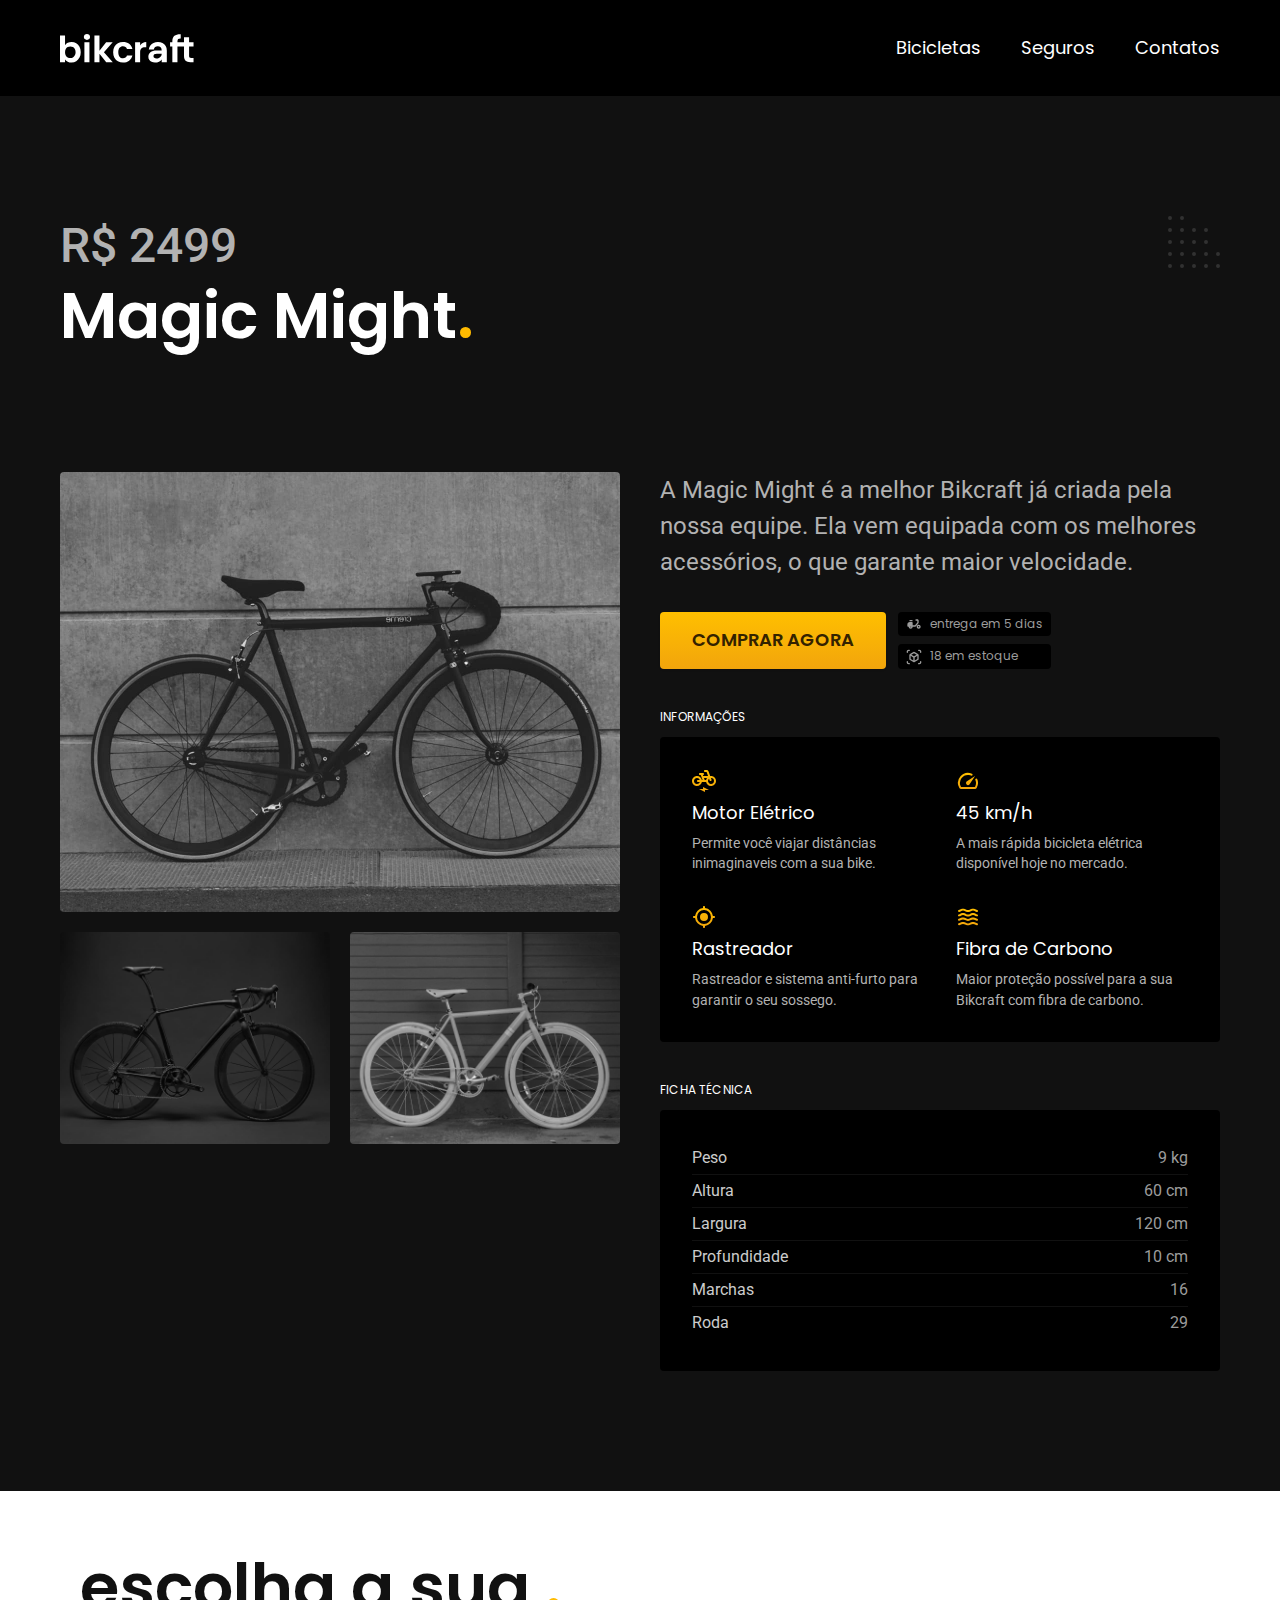
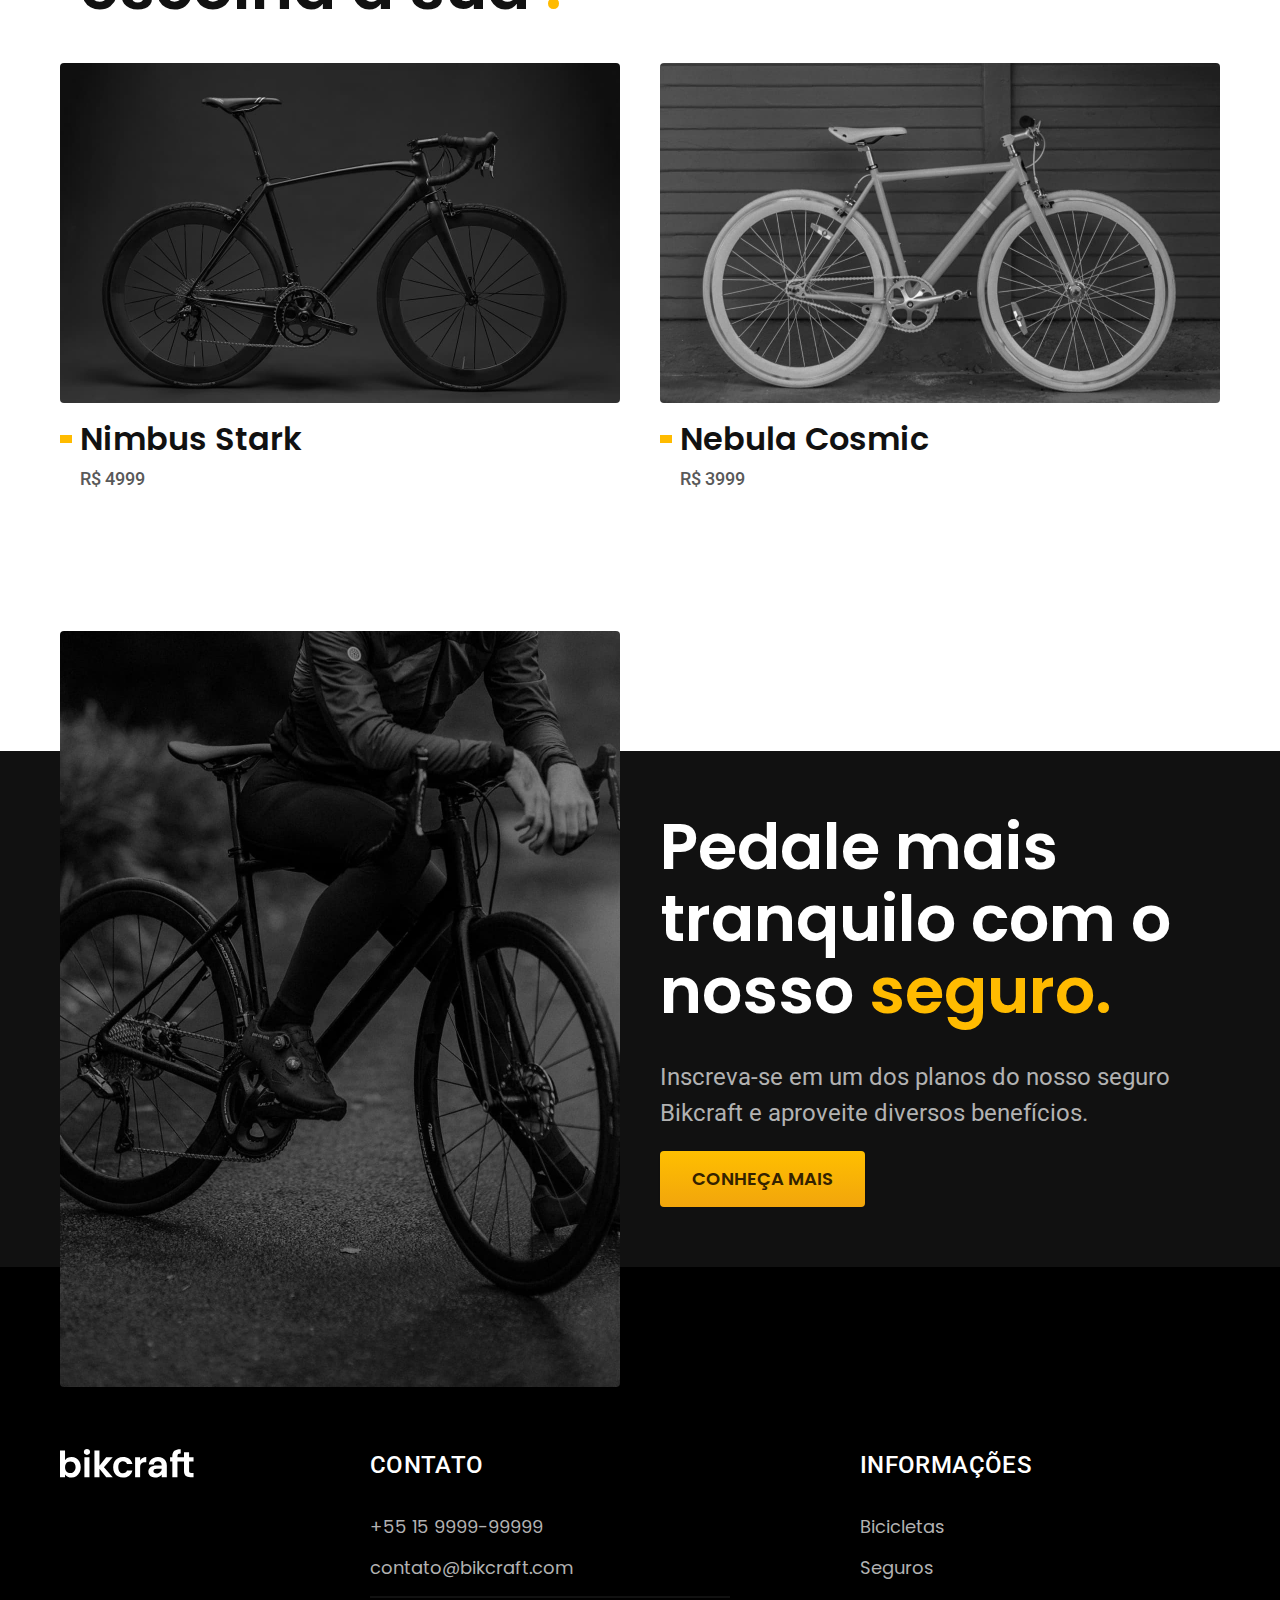
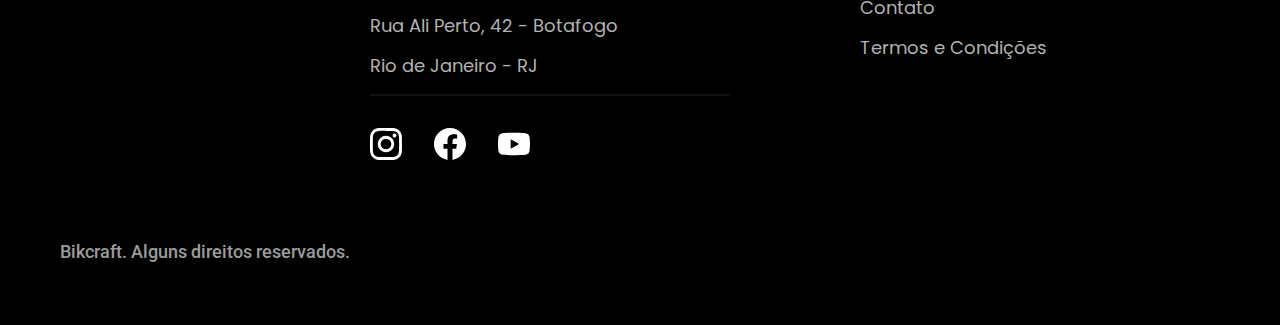
<file: bicicletas/magic.html>
<!DOCTYPE html>
<html lang="pt-br">

<head>
  <meta charset="UTF-8">
  <meta http-equiv="X-UA-Compatible" content="IE=edge">
  <meta name="viewport" content="width=device-width, initial-scale=1.0">
  <title>Magic | Bikcraft</title>
  <meta name="description" content="Magic Might">
  <link rel="stylesheet" href="">

  <link rel="icon" href="../favicon.svg" type="image/svg+xml">
  <link rel="preload" href="../css/style.min.css">
  <link rel="stylesheet" href="../css/style.min.css">

  <link rel="preconnect" href="https://fonts.googleapis.com">
  <link rel="preconnect" href="https://fonts.gstatic.com" crossorigin>
  <link href="https://fonts.googleapis.com/css2?family=Merriweather:ital,wght@1,900&family=Poppins:wght@400;600&family=Roboto:wght@400;500&display=swap" rel="stylesheet">
  <script>document.documentElement.classList.add('js');</script>
</head>

<body id="bicicleta">
  <header class="header-bg">
    <div class="header container">
      <a href="../">
        <img src="../img/bikcraft.svg" alt="Logo" width="136" height="32">
      </a>

      <nav aria-label="primaria">
        <ul class="header-menu font-1-m cor-0">
          <li><a href="../bicicletas.html">Bicicletas</a></li>
          <li><a href="../seguros.html">Seguros</a></li>
          <li><a href="../contatos.html">Contatos</a></li>
        </ul>
      </nav>
    </div>
  </header>

  <main class="titulo-bg">
    <div class="titulo-bg">
      <div class="titulo container">
        <p class="font-2-xl cor-5">R$ 2499</p>
        <h1 class="font-1-xxl cor-0">Magic Might<span class="cor-p1">.</span></h1>
      </div>
    </div>

    <div class="bicicleta container">
      <div class="bicicleta-imagens">
        <img src="../img/bicicleta/nimbus2.jpg" alt="bicicleta1" width="1120" height="680">
        <img src="../img/bicicleta/nimbus1.jpg" alt="bicicleta2" width="1120" height="680">
        <img src="../img/bicicleta/nimbus3.jpg" alt="bicicleta3" width="1120" height="680">
      </div>
      <div class="bicicleta-conteudo">
        <p class="font-2-l cor-5">A Magic Might é a melhor Bikcraft já criada pela nossa equipe. Ela vem equipada com os melhores acessórios, o que garante maior velocidade.</p>
        <div class="bicicleta-comprar">
          <a class="botao" href="../orcamento.html?tipo=bikcraft&produto=magic">Comprar agora</a>
          <span class="font-1-xs cor-6"> <img src="../img/icones/entrega.svg" alt="" width="16" height="16"> entrega em 5 dias</span>
          <span class="font-1-xs cor-6"> <img src="../img/icones/estoque.svg" alt="" width="16" height="16"> 18 em estoque</span>
        </div>

        <h2 class="font-1-xs cor-0">Informações</h2>
        <ul class="bicicleta-informacoes">
          <li>
            <img src="../img/icones/eletrica.svg" alt="" width="32" height="32">
            <h3 class="font-1-m cor-0">Motor Elétrico</h3>
            <p class="font-2-xs cor-5">Permite você viajar distâncias inimaginaveis com a sua bike.</p>
          </li>
          <li>
            <img src="../img/icones/velocidade.svg" alt="" width="32" height="32">
            <h3 class="font-1-m cor-0">45 km/h</h3>
            <p class="font-2-xs cor-5">A mais rápida bicicleta elétrica disponível hoje no mercado.</p>
          </li>
          <li>
            <img src="../img/icones/rastreador.svg" alt="" width="32" height="32">
            <h3 class="font-1-m cor-0">Rastreador</h3>
            <p class="font-2-xs cor-5">Rastreador e sistema anti-furto para garantir o seu sossego.</p>
          </li>
          <li>
            <img src="../img/icones/carbono.svg" alt="" width="32" height="32">
            <h3 class="font-1-m cor-0">Fibra de Carbono</h3>
            <p class="font-2-xs cor-5">Maior proteção possível para a sua Bikcraft com fibra de carbono.</p>
          </li>
        </ul>
        <h2 class="font-1-xs cor-0">Ficha técnica</h2>
        <ul class="bicicleta-ficha font-2-s cor-4">
          <li>Peso <span>9 kg</span></li>
          <li>Altura <span>60 cm</span></li>
          <li>Largura <span>120 cm</span></li>
          <li>Profundidade <span>10 cm</span></li>
          <li>Marchas <span>16</span></li>
          <li>Roda <span>29</span></li>
        </ul>
      </div>
    </div>
  </main>

  <article class="bicicletas-lista container">
    <h2 class="font-1-xxl container">escolha a sua <span class="cor-p1">.</span></h2>
    <ul>
      <li>
        <a href="./nimbus.html">
          <img src="../img/bicicletas/nimbus.jpg" alt="Bicicleta Preta" width="1120" height="680">
          <h3 class="font-1-xl">Nimbus Stark</h3>
          <span class="font-2-m cor-8">R$ 4999</span>
        </a>
      </li>
      <li>
        <a href="./nebula.html">
          <img src="../img/bicicletas/nebula.jpg" alt="Bicicleta Branca" width="1120" height="680">
          <h3 class="font-1-xl">Nebula Cosmic</h3>
          <span class="font-2-m cor-8">R$ 3999</span>
        </a>
      </li>
    </ul>
  </article>

  <article class="seguro-bg">
    <div class="seguro container">
      <div class="seguro-imagem">
        <img src="../img/fotos/seguros.jpg" alt="Pessoa parada em cima de uma bicicleta." width="1360" height="1512">
      </div>
      <div class="seguro-conteudo">
        <h2 class="font-1-xxl cor-0">Pedale mais tranquilo com o nosso <span class="cor-p1">seguro.</span></h2>
        <p class="font-2-l cor-5">Inscreva-se em um dos planos do nosso seguro Bikcraft e aproveite diversos benefícios.</p>
        <a class="botao" href="../seguros.html">Conheça mais</a>
      </div>
    </div>

  </article>

  <footer class="footer-bg">
    <div class="footer container">
      <img src="../img/bikcraft.svg" alt="" width="136" height="32">
      <div class="footer-contato">
        <h3 class="font-2-l-b cor-0">Contato</h3>
        <ul class="font-1-m cor-5">
          <li><a href="tel:+5515999999999">+55 15 9999-99999</a></li>
          <li><a href="mailto:contato@bikcraft.com">contato@bikcraft.com</a></li>
          <li>Rua Ali Perto, 42 - Botafogo</li>
          <li>Rio de Janeiro - RJ</li>
        </ul>
        <div class="footer-redes">
          <a href="#">
            <img src="../img/redes/instagram.svg" alt="" width="32" height="32">
          </a>
          <a href="#">
            <img src="../img/redes/facebook.svg" alt="" width="32" height="32">
          </a>
          <a href="#">
            <img src="../img/redes/youtube.svg" alt="" width="32" height="32">
          </a>
        </div>
      </div>
      <div class="footer-informacoes">
        <h3 class="font-2-l-b cor-0">Informações</h3>
        <nav>
          <ul class="font-1-m cor-5">
            <li><a href="../bicicletas.html">Bicicletas</a></li>
            <li><a href="../seguros.html">Seguros</a></li>
            <li><a href="../contato.html">Contato</a></li>
            <li><a href="../termos.html">Termos e Condições</a></li>
          </ul>
        </nav>
      </div>
      <p class="footer-copy font-2-m cor-6">Bikcraft. Alguns direitos reservados.</p>
    </div>
  </footer>
  <script src="../js/script.js"></script>
</body>
</file>
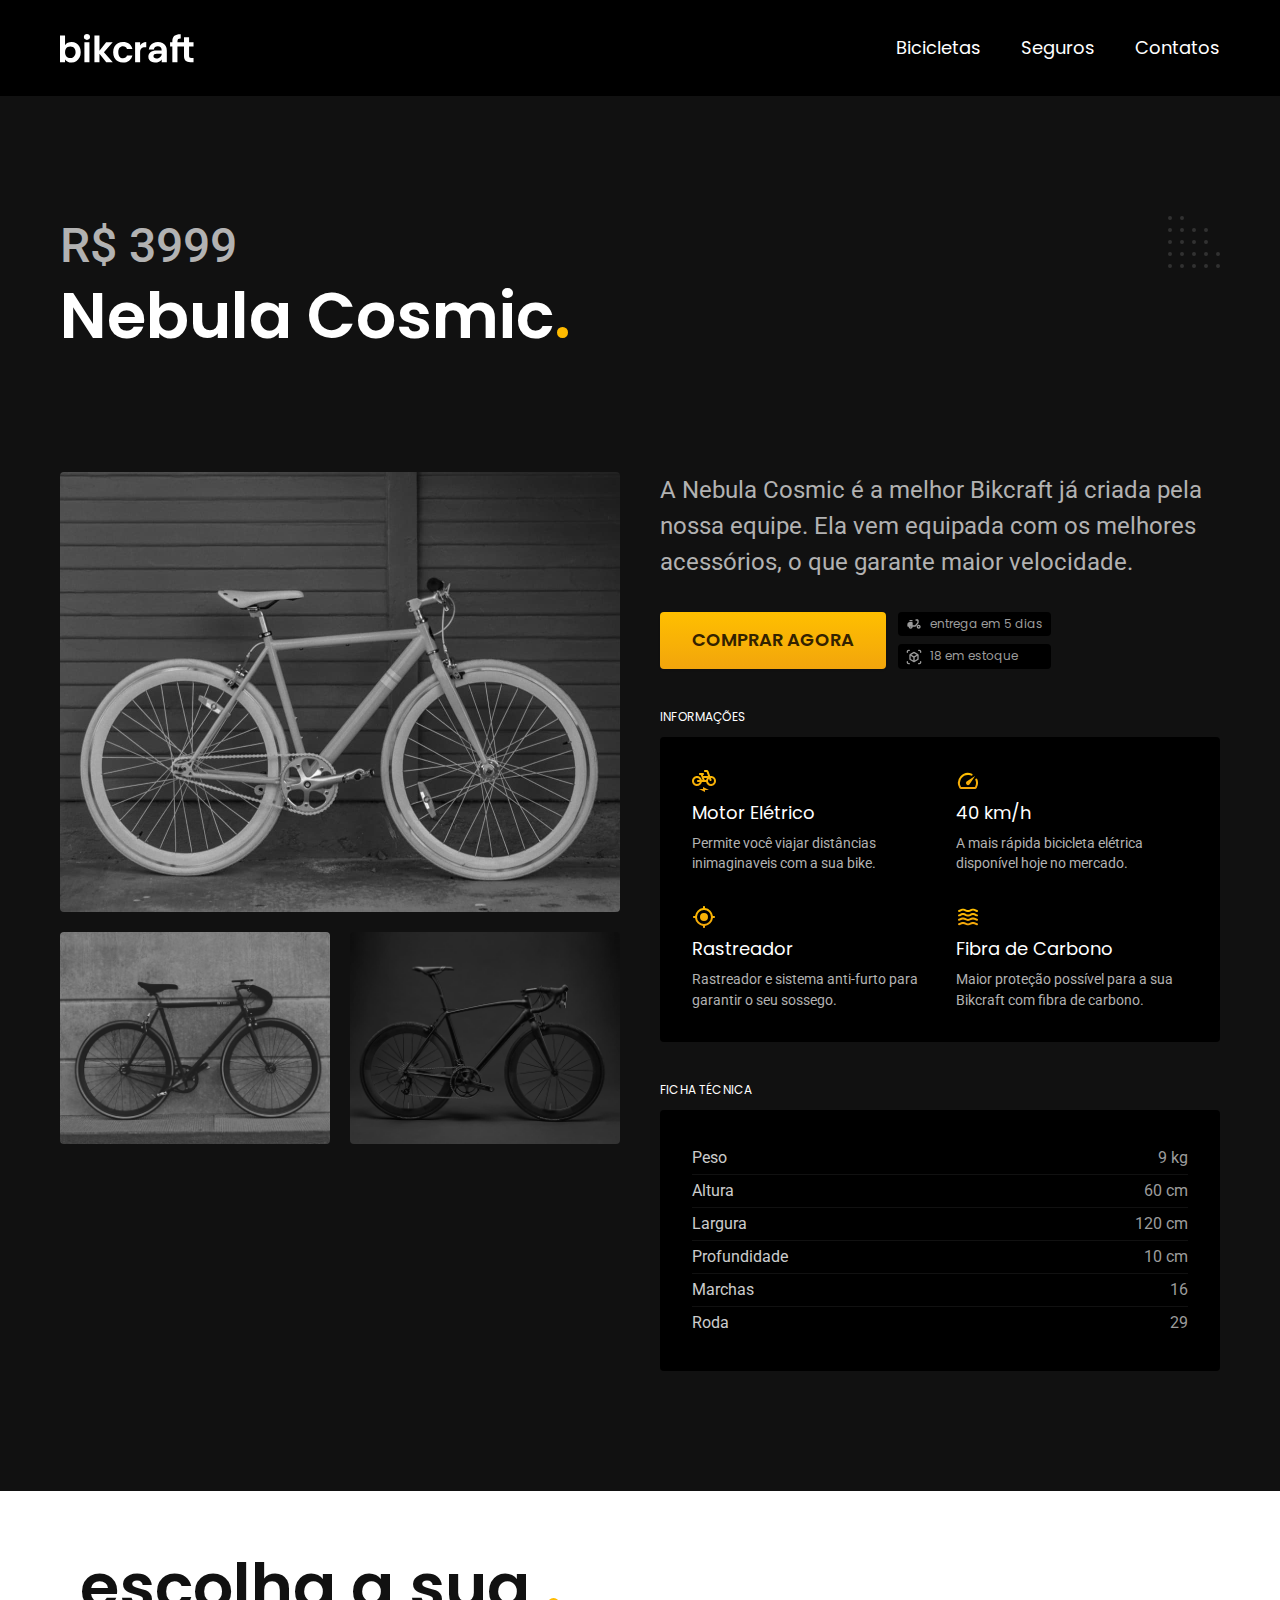
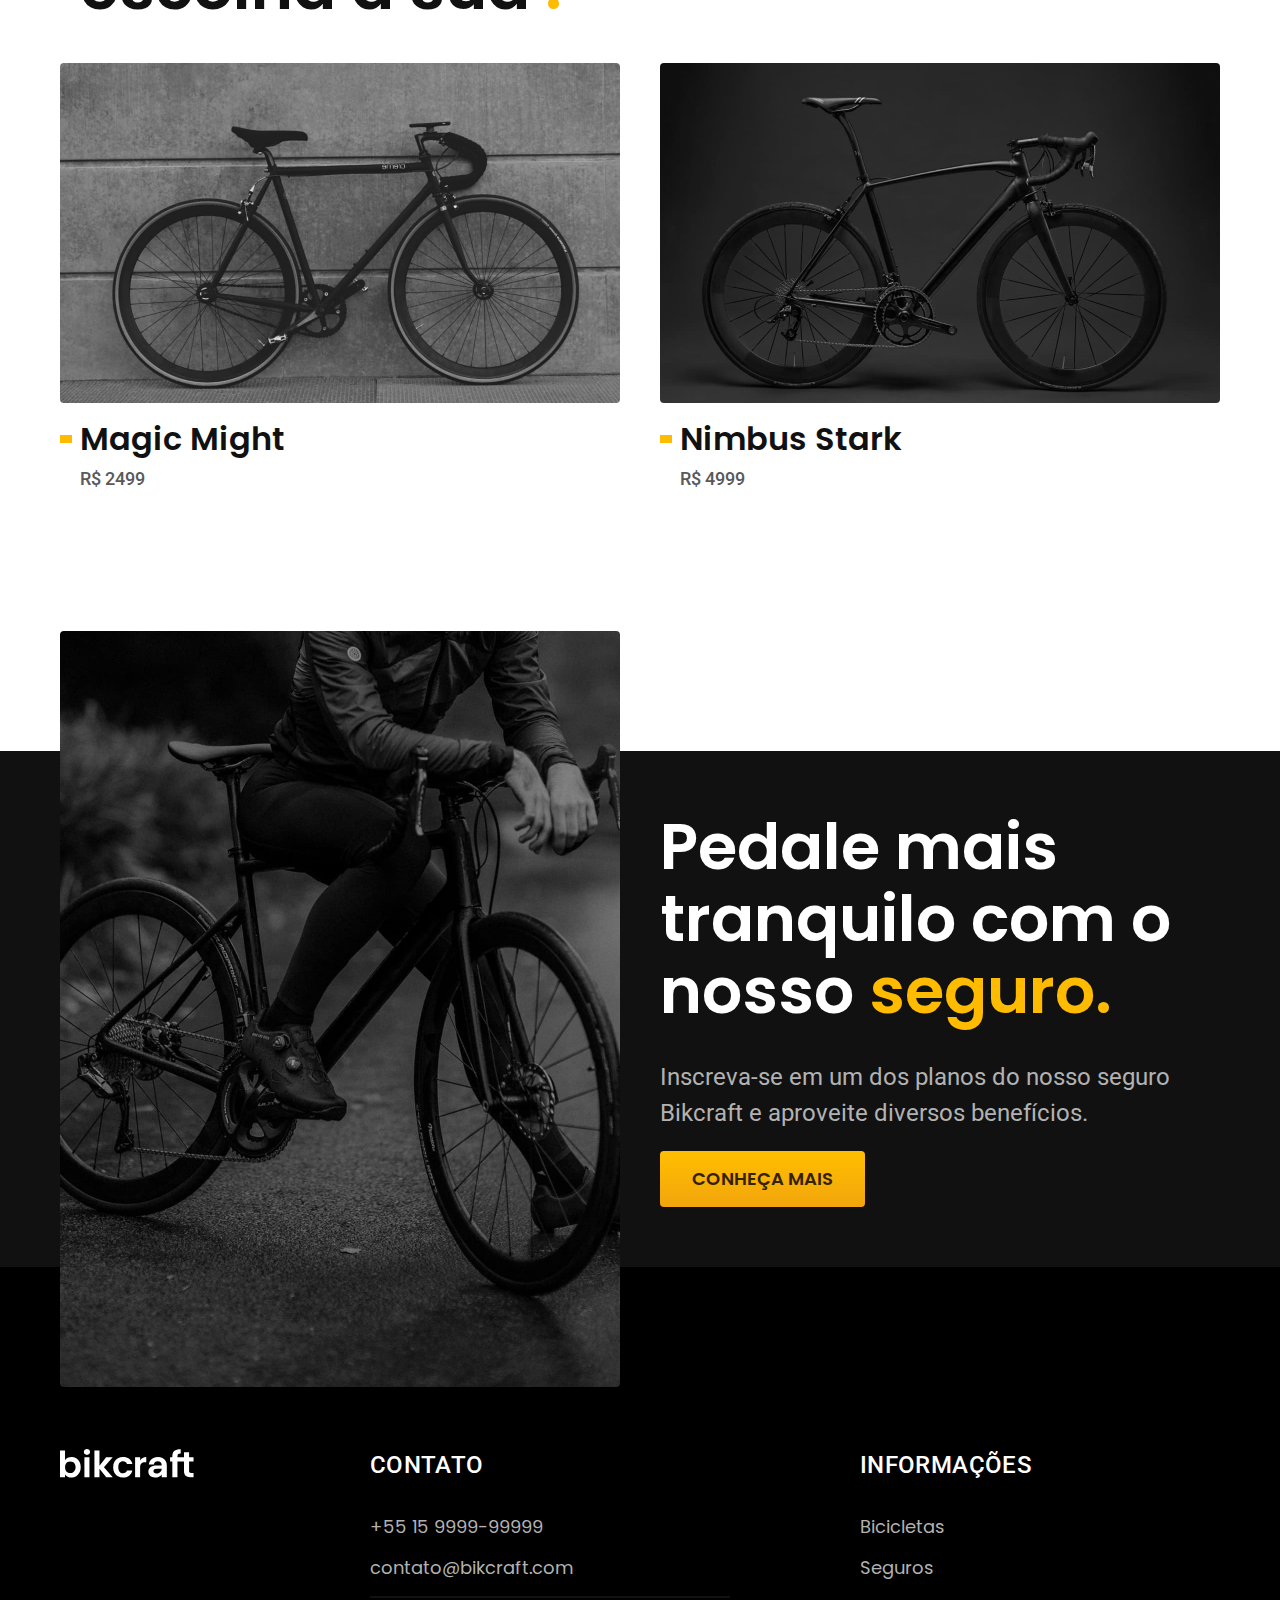
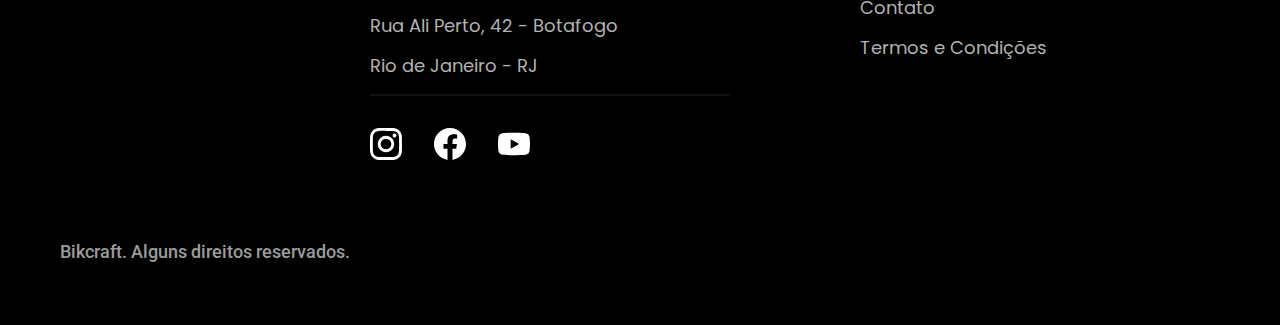
<file: bicicletas/nebula.html>
<!DOCTYPE html>
<html lang="pt-br">

<head>
  <meta charset="UTF-8">
  <meta http-equiv="X-UA-Compatible" content="IE=edge">
  <meta name="viewport" content="width=device-width, initial-scale=1.0">
  <title>Nebula | Bikcraft</title>
  <meta name="description" content="Nelua Cosmic">
  <link rel="stylesheet" href="">

  <link rel="icon" href="../favicon.svg" type="image/svg+xml">
  <link rel="preload" href="../css/style.min.css">
  <link rel="stylesheet" href="../css/style.min.css">

  <link rel="preconnect" href="https://fonts.googleapis.com">
  <link rel="preconnect" href="https://fonts.gstatic.com" crossorigin>
  <link href="https://fonts.googleapis.com/css2?family=Merriweather:ital,wght@1,900&family=Poppins:wght@400;600&family=Roboto:wght@400;500&display=swap" rel="stylesheet">
  <script>document.documentElement.classList.add('js');</script>
</head>

<body id="bicicleta">
  <header class="header-bg">
    <div class="header container">
      <a href="../">
        <img src="../img/bikcraft.svg" alt="Logo" width="136" height="32">
      </a>

      <nav aria-label="primaria">
        <ul class="header-menu font-1-m cor-0">
          <li><a href="../bicicletas.html">Bicicletas</a></li>
          <li><a href="../seguros.html">Seguros</a></li>
          <li><a href="../contatos.html">Contatos</a></li>
        </ul>
      </nav>
    </div>
  </header>

  <main class="titulo-bg">
    <div class="titulo-bg">
      <div class="titulo container">
        <p class="font-2-xl cor-5">R$ 3999</p>
        <h1 class="font-1-xxl cor-0">Nebula Cosmic<span class="cor-p1">.</span></h1>
      </div>
    </div>

    <div class="bicicleta container">
      <div class="bicicleta-imagens">
        <img src="../img/bicicleta/nimbus3.jpg" alt="bicicleta1" width="1120" height="680">
        <img src="../img/bicicleta/nimbus2.jpg" alt="bicicleta2" width="1120" height="680">
        <img src="../img/bicicleta/nimbus1.jpg" alt="bicicleta3" width="1120" height="680">
      </div>
      <div class="bicicleta-conteudo">
        <p class="font-2-l cor-5">
          A Nebula Cosmic é a melhor Bikcraft já criada pela nossa equipe. Ela vem equipada com os melhores acessórios, o que garante maior velocidade.</p>
        <div class="bicicleta-comprar">
          <a class="botao" href="../orcamento.html?tipo=bikcraft&produto=nebula">Comprar agora</a>
          <span class="font-1-xs cor-6"> <img src="../img/icones/entrega.svg" alt="" width="16" height="16"> entrega em 5 dias</span>
          <span class="font-1-xs cor-6"> <img src="../img/icones/estoque.svg" alt="" width="16" height="16"> 18 em estoque</span>
        </div>

        <h2 class="font-1-xs cor-0">Informações</h2>
        <ul class="bicicleta-informacoes">
          <li>
            <img src="../img/icones/eletrica.svg" alt="" width="32" height="32">
            <h3 class="font-1-m cor-0">Motor Elétrico</h3>
            <p class="font-2-xs cor-5">Permite você viajar distâncias inimaginaveis com a sua bike.</p>
          </li>
          <li>
            <img src="../img/icones/velocidade.svg" alt="" width="32" height="32">
            <h3 class="font-1-m cor-0">40 km/h</h3>
            <p class="font-2-xs cor-5">A mais rápida bicicleta elétrica disponível hoje no mercado.</p>
          </li>
          <li>
            <img src="../img/icones/rastreador.svg" alt="" width="32" height="32">
            <h3 class="font-1-m cor-0">Rastreador</h3>
            <p class="font-2-xs cor-5">Rastreador e sistema anti-furto para garantir o seu sossego.</p>
          </li>
          <li>
            <img src="../img/icones/carbono.svg" alt="" width="32" height="32">
            <h3 class="font-1-m cor-0">Fibra de Carbono</h3>
            <p class="font-2-xs cor-5">Maior proteção possível para a sua Bikcraft com fibra de carbono.</p>
          </li>
        </ul>
        <h2 class="font-1-xs cor-0">Ficha técnica</h2>
        <ul class="bicicleta-ficha font-2-s cor-4">
          <li>Peso <span>9 kg</span></li>
          <li>Altura <span>60 cm</span></li>
          <li>Largura <span>120 cm</span></li>
          <li>Profundidade <span>10 cm</span></li>
          <li>Marchas <span>16</span></li>
          <li>Roda <span>29</span></li>
        </ul>
      </div>
    </div>
  </main>

  <article class="bicicletas-lista container">
    <h2 class="font-1-xxl container">escolha a sua <span class="cor-p1">.</span></h2>
    <ul>
      <li>
        <a href="./magic.html">
          <img src="../img/bicicletas/magic.jpg" alt="Bicicleta Preta">
          <h3 class="font-1-xl">Magic Might</h3>
          <span class="font-2-m cor-8">R$ 2499</span>
        </a>
      </li>
      <li>
        <a href="./nimbus.html">
          <img src="../img/bicicletas/nimbus.jpg" alt="Bicicleta Preta">
          <h3 class="font-1-xl">Nimbus Stark</h3>
          <span class="font-2-m cor-8">R$ 4999</span>
        </a>
      </li>
    </ul>
  </article>

  <article class="seguro-bg">
    <div class="seguro container">
      <div class="seguro-imagem">
        <img src="../img/fotos/seguros.jpg" alt="Pessoa parada em cima de uma bicicleta.">
      </div>
      <div class="seguro-conteudo">
        <h2 class="font-1-xxl cor-0">Pedale mais tranquilo com o nosso <span class="cor-p1">seguro.</span></h2>
        <p class="font-2-l cor-5">Inscreva-se em um dos planos do nosso seguro Bikcraft e aproveite diversos benefícios.</p>
        <a class="botao" href="../seguros.html">Conheça mais</a>
      </div>
    </div>

  </article>

  <footer class="footer-bg">
    <div class="footer container">
      <img src="../img/bikcraft.svg" alt="" width="136" height="32">
      <div class="footer-contato">
        <h3 class="font-2-l-b cor-0">Contato</h3>
        <ul class="font-1-m cor-5">
          <li><a href="tel:+5515999999999">+55 15 9999-99999</a></li>
          <li><a href="mailto:contato@bikcraft.com">contato@bikcraft.com</a></li>
          <li>Rua Ali Perto, 42 - Botafogo</li>
          <li>Rio de Janeiro - RJ</li>
        </ul>
        <div class="footer-redes">
          <a href="#">
            <img src="../img/redes/instagram.svg" alt="">
          </a>
          <a href="#">
            <img src="../img/redes/facebook.svg" alt="">
          </a>
          <a href="#">
            <img src="../img/redes/youtube.svg" alt="">
          </a>
        </div>
      </div>
      <div class="footer-informacoes">
        <h3 class="font-2-l-b cor-0">Informações</h3>
        <nav>
          <ul class="font-1-m cor-5">
            <li><a href="../bicicletas.html">Bicicletas</a></li>
            <li><a href="../seguros.html">Seguros</a></li>
            <li><a href="../contato.html">Contato</a></li>
            <li><a href="../termos.html">Termos e Condições</a></li>
          </ul>
        </nav>
      </div>
      <p class="footer-copy font-2-m cor-6">Bikcraft. Alguns direitos reservados.</p>
    </div>
  </footer>
  <script src="../js/script.js"></script>
</body>
</file>
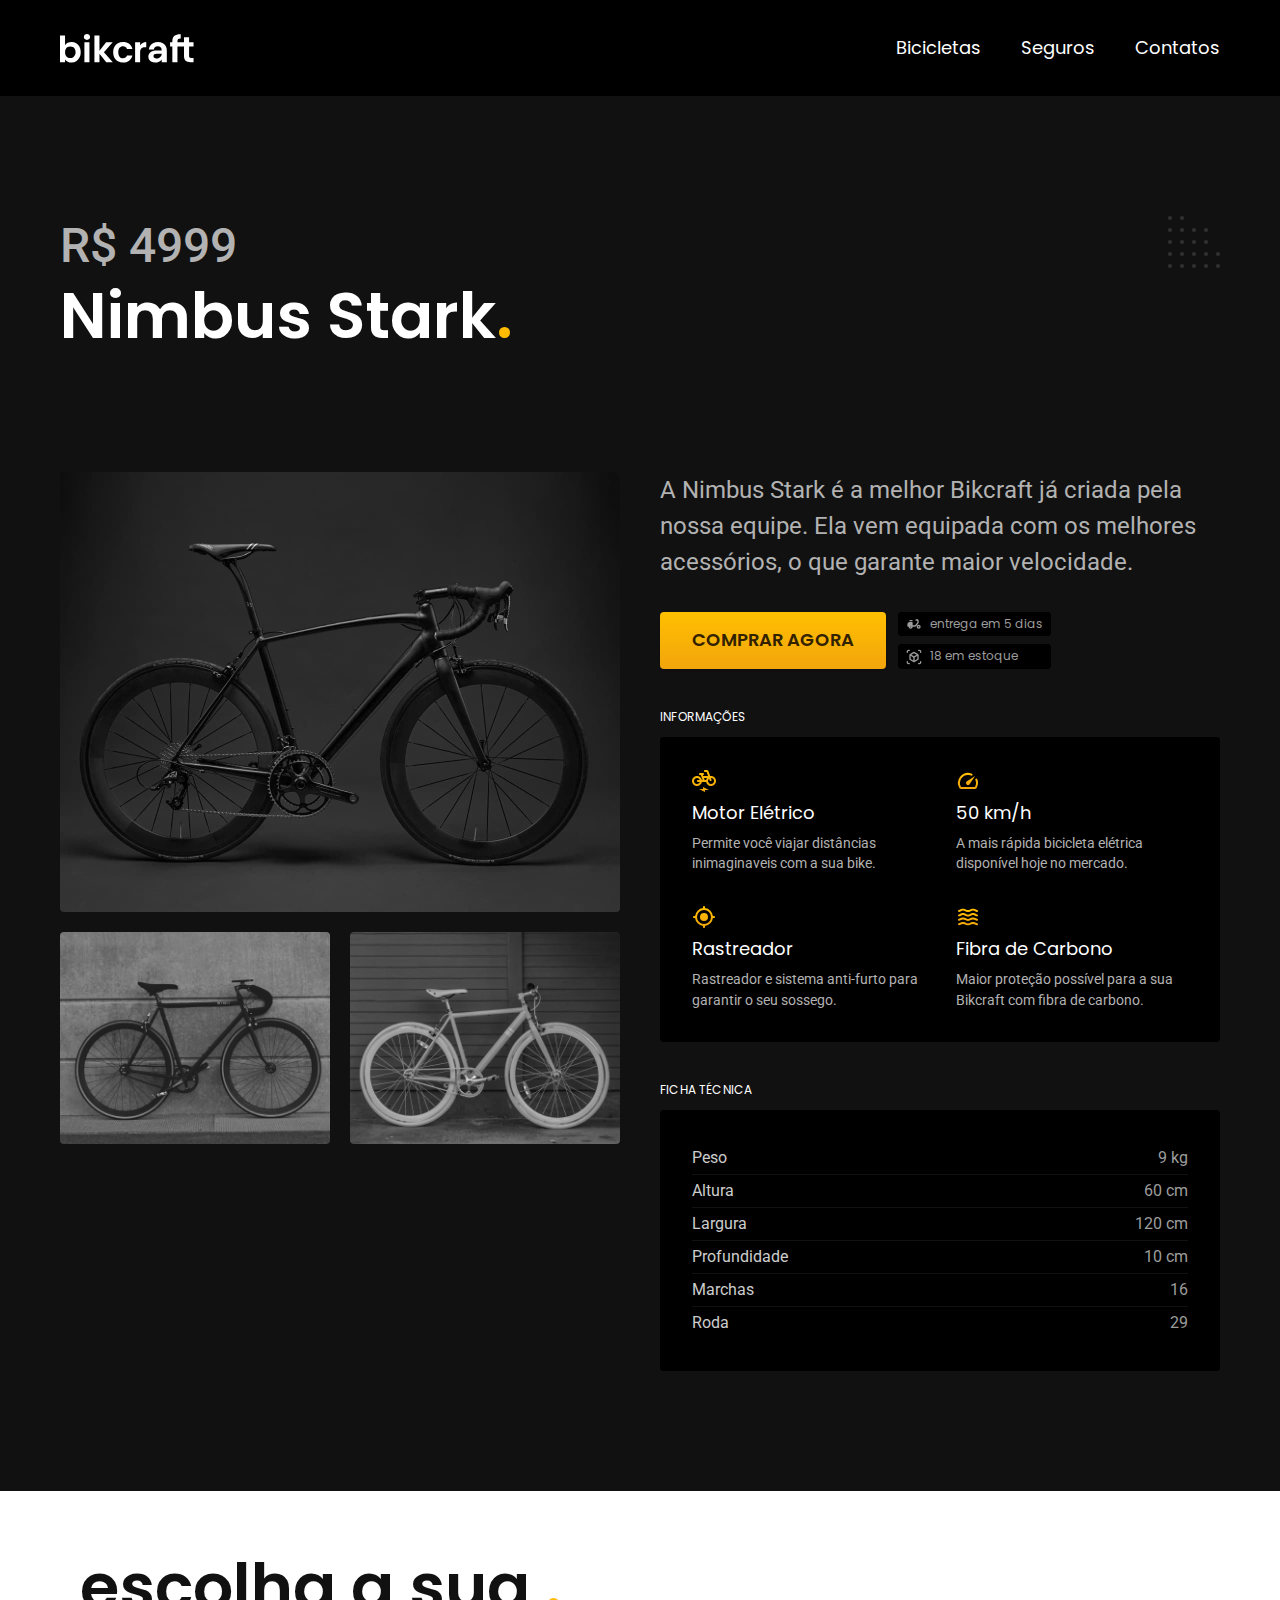
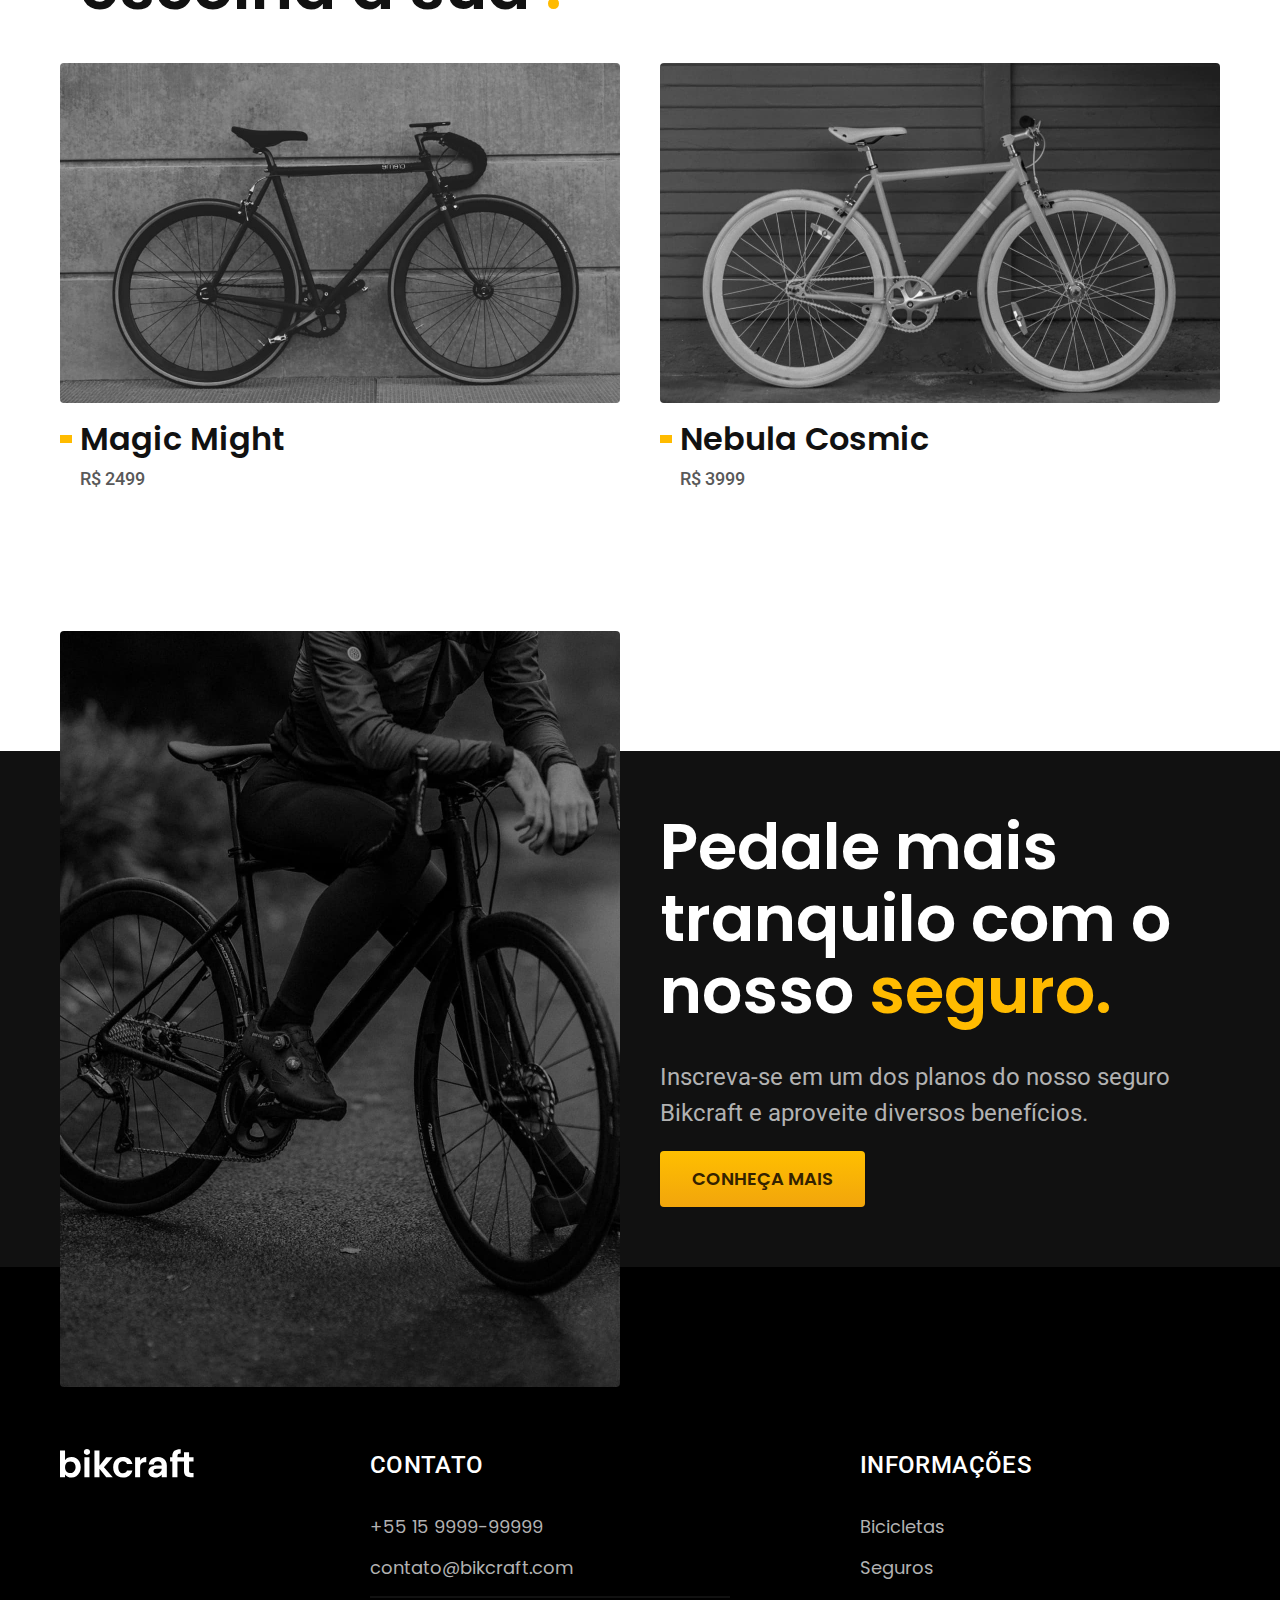
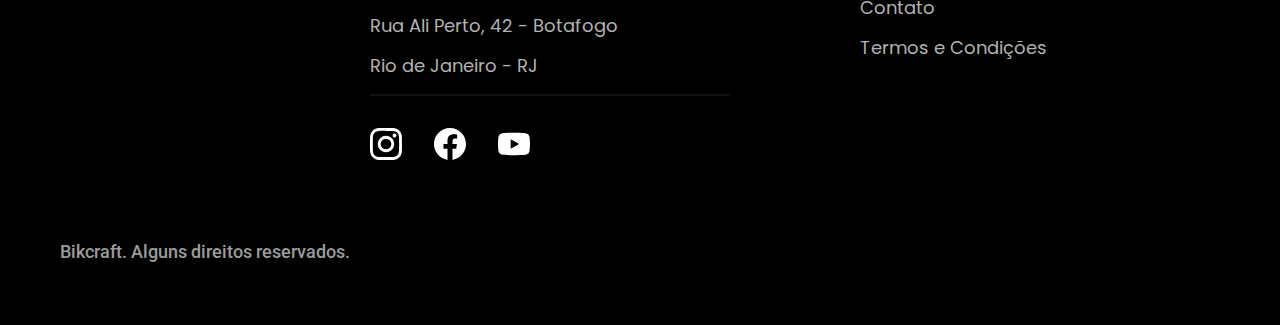
<file: bicicletas/nimbus.html>
<!DOCTYPE html>
<html lang="pt-br">

<head>
  <meta charset="UTF-8">
  <meta http-equiv="X-UA-Compatible" content="IE=edge">
  <meta name="viewport" content="width=device-width, initial-scale=1.0">
  <title>Nimbus | Bikcraft</title>
  <meta name="description" content="Nimbus">
  <link rel="stylesheet" href="">

  <link rel="icon" href="../favicon.svg" type="image/svg+xml">
  <link rel="preload" href="../css/style.min.css">
  <link rel="stylesheet" href="../css/style.min.css">

  <link rel="preconnect" href="https://fonts.googleapis.com">
  <link rel="preconnect" href="https://fonts.gstatic.com" crossorigin>
  <link href="https://fonts.googleapis.com/css2?family=Merriweather:ital,wght@1,900&family=Poppins:wght@400;600&family=Roboto:wght@400;500&display=swap" rel="stylesheet">
  <script>document.documentElement.classList.add('js');</script>
</head>

<body id="bicicleta">
  <header class="header-bg">
    <div class="header container">
      <a href="../">
        <img src="../img/bikcraft.svg" alt="Logo">
      </a>

      <nav aria-label="primaria">
        <ul class="header-menu font-1-m cor-0">
          <li><a href="../bicicletas.html">Bicicletas</a></li>
          <li><a href="../seguros.html">Seguros</a></li>
          <li><a href="../contatos.html">Contatos</a></li>
        </ul>
      </nav>
    </div>
  </header>

  <main class="titulo-bg">
    <div class="titulo-bg">
      <div class="titulo container">
        <p class="font-2-xl cor-5">R$ 4999</p>
        <h1 class="font-1-xxl cor-0">Nimbus Stark<span class="cor-p1">.</span></h1>
      </div>
    </div>

    <div class="bicicleta container">
      <div class="bicicleta-imagens">
        <img src="../img/bicicleta/nimbus1.jpg" alt="bicicleta1" width="1120" height="680">
        <img src="../img/bicicleta/nimbus2.jpg" alt="bicicleta2" width="1120" height="680">
        <img src="../img/bicicleta/nimbus3.jpg" alt="bicicleta3" width="1120" height="680">
      </div>
      <div class="bicicleta-conteudo">
        <p class="font-2-l cor-5">A Nimbus Stark é a melhor Bikcraft já criada pela nossa equipe. Ela vem equipada com os melhores acessórios, o que garante maior velocidade.</p>
        <div class="bicicleta-comprar">
          <a class="botao" href="../orcamento.html?tipo=bikcraft&produto=nimbus">Comprar agora</a>
          <span class="font-1-xs cor-6"> <img src="../img/icones/entrega.svg" alt=""> entrega em 5 dias</span>
          <span class="font-1-xs cor-6"> <img src="../img/icones/estoque.svg" alt=""> 18 em estoque</span>
        </div>

        <h2 class="font-1-xs cor-0">Informações</h2>
        <ul class="bicicleta-informacoes">
          <li>
            <img src="../img/icones/eletrica.svg" alt="">
            <h3 class="font-1-m cor-0">Motor Elétrico</h3>
            <p class="font-2-xs cor-5">Permite você viajar distâncias inimaginaveis com a sua bike.</p>
          </li>
          <li>
            <img src="../img/icones/velocidade.svg" alt="">
            <h3 class="font-1-m cor-0">50 km/h</h3>
            <p class="font-2-xs cor-5">A mais rápida bicicleta elétrica disponível hoje no mercado.</p>
          </li>
          <li>
            <img src="../img/icones/rastreador.svg" alt="">
            <h3 class="font-1-m cor-0">Rastreador</h3>
            <p class="font-2-xs cor-5">Rastreador e sistema anti-furto para garantir o seu sossego.</p>
          </li>
          <li>
            <img src="../img/icones/carbono.svg" alt="">
            <h3 class="font-1-m cor-0">Fibra de Carbono</h3>
            <p class="font-2-xs cor-5">Maior proteção possível para a sua Bikcraft com fibra de carbono.</p>
          </li>
        </ul>
        <h2 class="font-1-xs cor-0">Ficha técnica</h2>
        <ul class="bicicleta-ficha font-2-s cor-4">
          <li>Peso <span>9 kg</span></li>
          <li>Altura <span>60 cm</span></li>
          <li>Largura <span>120 cm</span></li>
          <li>Profundidade <span>10 cm</span></li>
          <li>Marchas <span>16</span></li>
          <li>Roda <span>29</span></li>
        </ul>
      </div>
    </div>
  </main>

  <article class="bicicletas-lista container">
    <h2 class="font-1-xxl container">escolha a sua <span class="cor-p1">.</span></h2>
    <ul>
      <li>
        <a href="./magic.html">
          <img src="../img/bicicletas/magic.jpg" alt="Bicicleta Preta">
          <h3 class="font-1-xl">Magic Might</h3>
          <span class="font-2-m cor-8">R$ 2499</span>
        </a>
      </li>
      <li>
        <a href="./nebula.html">
          <img src="../img/bicicletas/nebula.jpg" alt="Bicicleta Branca">
          <h3 class="font-1-xl">Nebula Cosmic</h3>
          <span class="font-2-m cor-8">R$ 3999</span>
        </a>
      </li>
    </ul>
  </article>

  <article class="seguro-bg">
    <div class="seguro container">
      <div class="seguro-imagem">
        <img src="../img/fotos/seguros.jpg" alt="Pessoa parada em cima de uma bicicleta.">
      </div>
      <div class="seguro-conteudo">
        <h2 class="font-1-xxl cor-0">Pedale mais tranquilo com o nosso <span class="cor-p1">seguro.</span></h2>
        <p class="font-2-l cor-5">Inscreva-se em um dos planos do nosso seguro Bikcraft e aproveite diversos benefícios.</p>
        <a class="botao" href="../seguros.html">Conheça mais</a>
      </div>
    </div>

  </article>

  <footer class="footer-bg">
    <div class="footer container">
      <img src="../img/bikcraft.svg" alt="">
      <div class="footer-contato">
        <h3 class="font-2-l-b cor-0">Contato</h3>
        <ul class="font-1-m cor-5">
          <li><a href="tel:+5515999999999">+55 15 9999-99999</a></li>
          <li><a href="mailto:contato@bikcraft.com">contato@bikcraft.com</a></li>
          <li>Rua Ali Perto, 42 - Botafogo</li>
          <li>Rio de Janeiro - RJ</li>
        </ul>
        <div class="footer-redes">
          <a href="#">
            <img src="../img/redes/instagram.svg" alt="">
          </a>
          <a href="#">
            <img src="../img/redes/facebook.svg" alt="">
          </a>
          <a href="#">
            <img src="../img/redes/youtube.svg" alt="">
          </a>
        </div>
      </div>
      <div class="footer-informacoes">
        <h3 class="font-2-l-b cor-0">Informações</h3>
        <nav>
          <ul class="font-1-m cor-5">
            <li><a href="../bicicletas.html">Bicicletas</a></li>
            <li><a href="../seguros.html">Seguros</a></li>
            <li><a href="../contato.html">Contato</a></li>
            <li><a href="../termos.html">Termos e Condições</a></li>
          </ul>
        </nav>
      </div>
      <p class="footer-copy font-2-m cor-6">Bikcraft. Alguns direitos reservados.</p>
    </div>
  </footer>
  <script src="../js/script.js"></script>
</body>
</file>
<file: css/style.min.css>
body{margin:0;font-family:Arial,Helvetica,sans-serif;color:#111}blockquote,dd,h1,h2,h3,h4,p,ul{margin:0}ul{margin:0;padding:0;list-style:none}a{text-decoration:none;color:inherit}img{max-width:100%;height:auto;display:block;object-fit:cover}img[src$=".jpg"]{border-radius:4px}.font-1-xs{font:400 0.75rem/1.35 Poppins,sans-serif}.font-2-xs{font:400 0.875rem/1.43 Roboto,sans-serif}.font-1-s{font:400 1rem/1.5 Poppins,sans-serif}.font-2-s{font:400 1rem/1.5 Roboto,sans-serif}.font-1-m,.font-1-m-b{font:400 1.125rem/1.35 Poppins,sans-serif}.font-1-m-b{font-weight:600}.font-2-m{font:500 1.125rem/1.35 Roboto,sans-serif}.font-1-l{font:400 1.5rem/1.5 Poppins,sans-serif}.font-2-l,.font-2-l-b{font:400 1.5rem/1.5 Roboto,sans-serif}.font-2-l-b{font-weight:500;letter-spacing:.015em;text-transform:uppercase}.font-1-xl{font:600 2rem/1.25 Poppins,sans-serif}.font-2-xl{font:500 3rem/1.25 Roboto,sans-serif}.font-1-xxl{font:600 4rem/1.125 Poppins,sans-serif}@media (max-width:1200px){.font-1-xxl{font-size:3rem}.font-2-l,.font-2-l-b{font-size:1.125rem}}@media (max-width:800px){.font-1-xxl{font-size:2rem}.font-1-xl,.font-2-xl{font-size:1.5rem}}:root{--cor-0:#fff;--cor-1:#f7f7f7;--cor-2:#ededed;--cor-3:#dedede;--cor-4:#ccc;--cor-5:#b2b2b2;--cor-6:#9c9c9c;--cor-7:#717171;--cor-8:#595959;--cor-9:#404040;--cor-10:#2e2e2e;--cor-11:#111;--cor-12:#000;--cor-p1:#fb0;--cor-p2:#e4a30b;--cor-p3:#a66f00;--cor-p4:#640;--cor-p5:#320}.cor-0{color:var(--cor-0)}.cor-1{color:var(--cor-1)}.cor-2{color:var(--cor-2)}.cor-3{color:var(--cor-3)}.cor-4{color:var(--cor-4)}.cor-5{color:var(--cor-5)}.cor-6{color:var(--cor-6)}.cor-7{color:var(--cor-7)}.cor-8{color:var(--cor-8)}.cor-9{color:var(--cor-9)}.cor-10{color:var(--cor-10)}.cor-11{color:var(--cor-11)}.cor-12{color:var(--cor-12)}.cor-p1{color:var(--cor-p1)}.cor-p2{color:var(--cor-p2)}.cor-p3{color:var(--cor-p3)}.cor-p4{color:var(--cor-p4)}.cor-p5{color:var(--cor-p5)}.js .fadeInDown{transform:translate3d(0,-20px,0)}.js .fadeInUp{transform:translate3d(0,20px,0)}.js .fadeInRight{transform:translate3d(20px,0,0)}.js .fadeInLeft{transform:translate3d(-20px,0,0)}.js [data-anime]{opacity:0}.js .anime{opacity:1;transform:none;transition:transform .8s,opacity .8s}.header-bg{background-color:var(--cor-12)}.header{display:flex;flex-wrap:wrap;gap:1.25rem;justify-content:space-between;box-sizing:border-box;align-items:center;padding-top:1.25rem;padding-bottom:1.25rem}.header-menu{display:flex;flex-wrap:wrap;gap:2.5rem}.header-menu a{display:inline-block;padding:1rem 0;position:relative}.header-menu a:after{content:"";display:block;height:2px;width:0;background:var(--cor-0);margin-top:4px;transition:.3s;position:absolute}.header-menu a.ativo::after,.header-menu a:hover::after{width:100%}@media (max-width:800px){.header-menu{gap:1.25rem}.header-menu a{background:var(--cor-11);padding:.75rem 1rem;border-radius:4px}.header-menu a:hover{background:var(--cor-10)}.header-menu a:after{display:none}}@media (max-width:600px){.header-menu{gap:.75rem}.header-menu a{padding:.5rem .75rem;font-size:.875rem}}.container{box-sizing:border-box;max-width:75rem;padding-left:1.25rem;padding-right:1.25rem;margin-left:auto;margin-right:auto}.botao{display:inline-block;padding:1rem 2rem;background:linear-gradient(#ffbf00,#f2a50c);color:#320;border-radius:4px;box-shadow:0 1px 2px rgba(0,0,0,.1);text-transform:uppercase;color:var(--cor-p5);font:600 1.125rem/1.35 Poppins,sans-serif;max-width:max-content;border:none;cursor:pointer}.botao:hover{background:linear-gradient(#ffb60d,#e59317)}.botao.secundario{background:var(--cor-10);color:var(--cor-2)}.botao.secundario:hover{background:var(--cor-9)}.botao.seta{display:flex;align-items:center}.botao.seta::after{content:"";display:inline-block;width:18px;height:10px;margin-left:12px;background:url(../img/icones/seta.svg);transition:transform .2s}.botao.seta:hover::after{transform:translateX(4px)}@media (max-width:600px){.botao{padding:.75rem;font-size:1rem}}.link{display:inline-block;color:var(--cor-p1);font:500 1.5rem/1.5 Poppins,sans-serif;text-transform:uppercase}.link::after{content:"";display:block;width:100%;height:4px;background-color:currentColor}.link:hover{color:var(--cor-p3)}.titulo-bg{background-color:var(--cor-11);padding-top:60px;padding-bottom:60px}.titulo{background:url('../img/dec/top-right.svg') no-repeat top right 20px}.titulo p{margin-bottom:4px}@media (max-width:800px){.titulo-bg{padding-top:40px;padding-bottom:40px}.titulo p{font-size:1rem;text-transform:lowercase;font-weight:400}}.form{display:grid;grid-template-columns:1fr 1fr;gap:20px}.form label{display:block;font:600 1rem/1.5 Poppins,sans-serif;margin-bottom:4px}.form .col-2{grid-column:span 2}.form input[type=email],.form input[type=text],.form textarea{font:400 1rem/1.5 Roboto,sans-serif;background:var(--cor-1);border:1px solid var(--cor-2);padding:12px;border-radius:4px;width:100%;box-sizing:border-box}.form input[type=email]:focus,.form input[type=text]:focus,.form textarea:focus{outline:0;border-color:var(--cor-p1);background-color:var(--cor-0);box-shadow:0 0 0 2px #fea}@media (max-width:600px){.form{grid-template-columns:1fr}.form .col-2{grid-column:1}}.introducao-bg{background:var(--cor-12) url(../img/dec/bottom-left.svg) no-repeat bottom 160px left 20px;box-shadow:inset 0 -120px var(--cor-0)}.introducao{display:grid;grid-template-columns:1fr 1fr;gap:0 2.5rem}.introducao-conteudo{align-self:end;padding-bottom:12.5rem}.introducao img{width:100%;height:100%;object-fit:cover;border-radius:4px}.introducao h1{margin-bottom:32px}.introducao span{color:var(--cor-p1)}.introducao p{margin-bottom:1.25rem}@media (max-width:800px){.introducao{grid-template-columns:1fr;gap:2rem}.introducao-bg{background:var(--cor-11);padding-top:2.5rem;box-shadow:inset 0 -3.75rem var(--cor-0)}.introducao-conteudo{padding-bottom:0}.introducao h1{margin-bottom:1rem}.introducao img{height:18.75rem;width:100%}}.tecnologia-bg{background-color:var(--cor-11);box-shadow:inset 0 80px var(--cor-0),inset 0 -80px var(--cor-0)}.tecnologia{display:grid;grid-template-columns:1fr 1fr;gap:2.5rem}.tecnologia-imagem img{width:100%;height:100%;object-fit:cover;object-position:left}.tecnologia-conteudo{padding-top:160px;padding-bottom:160px}.tecnologia-conteudo>span{display:block;margin-bottom:20px}.tecnologia-conteudo h2{margin-bottom:2rem}.tecnologia-conteudo>p{margin-bottom:20px}.tecnologia-vantagens{display:flex;gap:40px}.tecnologia-vantagens h3{margin-bottom:8px;width:max-content}.tecnologia-vantagens img{width:24px;margin-bottom:8px}@media (max-width:800px){.tecnologia-bg{box-shadow:none}.tecnologia{grid-template-columns:1fr}.tecnologia-conteudo{padding-top:60px;padding-bottom:60px}.tecnologia-imagem{display:none}.tecnologia a{margin-bottom:60px}}@media (max-width:600px){.tecnologia-vantagens{flex-direction:column}}.parceiros{padding-top:60px;padding-bottom:120px}.parceiros h2{margin-bottom:60px}.parceiros ul{padding:0 20px;max-width:1400px;display:grid;grid-template-columns:repeat(4,1fr);margin:0 auto}.parceiros li{display:flex;padding:32px;border-left:2px solid var(--cor-2)}.parceiros img{margin:auto}.parceiros li:first-child,.parceiros li:nth-child(5){border-left:none}.parceiros li:nth-child(n+5){border-top:2px solid var(--cor-2)}@media (max-width:800px){.parceiros{padding-bottom:60px}.parceiros h2{margin-bottom:20px}.parceiros ul{grid-template-columns:repeat(2,1fr)}.parceiros li{padding:20px}.parceiros li:nth-child(odd){border-left:none}.parceiros li:nth-child(n+3){border-top:2px solid var(--cor-2)}}.depoimento{display:grid;grid-template-columns:1fr 1fr;background-color:var(--cor-p1)}.depoimento img{width:100%;height:100%;object-fit:cover;border-radius:0}.depoimento-conteudo{padding:40px 40px 80px 80px;align-self:end;background:url(../img/dec/bottom-right-p.svg) no-repeat bottom 40px right 40px}.depoimento-conteudo p{max-width:32ch;font-family:Merriweather,serif;font-style:italic;font-weight:900;margin-bottom:32px;position:relative}.depoimento p::after,.depoimento p::before{font-size:5rem;color:var(--cor-p2);position:absolute}.depoimento p::before{content:"“";left:-50px;top:-20px}.depoimento p::after{content:"”"}@media (max-width:800px){.depoimento{grid-template-columns:1fr;text-align:center}.depoimento-conteudo{padding:40px 20px;justify-self:center}}@media (min-width:1200px){.depoimento img{max-height:520px}}.footer-bg{background-color:var(--cor-12)}.footer{display:grid;grid-template-columns:3fr 5fr 4fr;gap:40px;padding-top:60px;padding-bottom:60px}.footer h3{margin-bottom:32px}.footer-contato ul{margin-bottom:32px}.footer li{margin-bottom:16px}.footer-redes{display:flex;gap:32px}.footer-contato li:nth-child(2n)::after{content:"";display:block;max-width:360px;height:2px;background-color:var(--cor-11);margin-top:16px}footer a:hover{color:var(--cor-0)}.footer-copy{margin-top:40px;grid-column:1/-1}@media(max-width:800px){.footer>img{display:none}.footer{grid-template-columns:1fr 1fr}}@media(max-width:600px){.footer{grid-template-columns:1fr}.footer-copy{margin-top:0}}.bicicletas-lista{padding-top:3.75rem;padding-bottom:7.5rem}.bicicletas-lista h2{margin-bottom:40px}.bicicletas-lista ul{display:flex;padding:0 20px 20px 20px;gap:40px;max-width:1400px;margin-left:auto;margin-right:auto;overflow-x:auto}#bicicleta .bicicletas-lista ul{padding:0 0 20px 0}.bicicletas-lista li{min-width:280px}.bicicletas-lista a{display:block}.bicicletas-lista img{margin-bottom:1rem}.bicicletas-lista h3{margin-bottom:.5rem;display:flex;align-items:center}.bicicletas-lista h3::before{content:"";background-color:var(--cor-p1);display:inline-block;height:.5rem;width:.75rem;margin-right:.5rem;transition:width .2s}.bicicletas-lista li span{padding-left:1.25rem}.bicicletas-lista a:hover h3::before{width:1.5rem}@media (max-width:800px){.bicicletas-lista{padding-bottom:3.75rem}.bicicletas-lista ul{gap:1.25rem}}.bicicletas-bg{background:linear-gradient(to right,var(--cor-0) 30%,var(--cor-11) 30%)}.bicicletas{display:grid;grid-template-columns:1fr 1fr;gap:40px;padding-top:60px;padding-bottom:60px;background:url('../img/dec/top-right.svg') no-repeat top 40px right 20px}.bicicletas-imagem{position:relative}.bicicletas-imagem span{background:var(--cor-12);display:inline-block;padding:8px 16px 8px 8px;position:absolute;top:20px;right:0;border-radius:4px 0 0 4px}.bicicletas-conteudo{display:grid;grid-template-columns:1fr auto;align-content:start}.bicicletas-conteudo h2,.bicicletas-conteudo p{grid-column:1/-1}.bicicletas h2{margin-bottom:20px}.bicicletas h2::before{content:"";display:block;width:12px;height:8px;background-color:var(--cor-p1);margin-bottom:8px}.bicicletas p{margin-bottom:32px}.bicicletas a{place-self:end}.bicicletas li{display:flex;align-items:center}.bicicletas li+li{margin-top:16px}.bicicletas-conteudo img{width:24px;margin-right:8px}@media (max-width:800px){.bicicletas-bg{background:var(--cor-11)}.bicicletas{grid-template-columns:1fr;gap:20px;padding-top:40px;padding-bottom:40px}}@media (max-width:600px){.bicicletas-conteudo{grid-template-columns:1fr}.bicicletas ul{font-size:1rem;display:grid;grid-template-columns:1fr 1fr;margin-bottom:32px}.bicicletas a{place-self:start}}.bicicleta{display:grid;grid-template-columns:1fr 1fr;align-items:start;gap:40px;padding-top:60px;padding-bottom:60px}#bicicleta .titulo p{text-transform:uppercase}.bicicleta-imagens{display:flex;flex-wrap:wrap;gap:20px}.bicicleta-imagens img{flex:1;min-width:200px}.bicicleta-imagens img:first-child{min-width:100%}.bicicleta-conteudo>p{margin-bottom:32px}.bicicleta-comprar{display:grid;grid-template-columns:max-content auto;align-items:center;justify-content:start;gap:8px 12px;margin-bottom:40px}.bicicleta-comprar a{grid-row:span 2}.bicicleta-comprar span{display:flex;align-items:center;background-color:var(--cor-12);gap:8px;padding:4px 8px;border-radius:4px}.bicicleta-conteudo h2{text-transform:uppercase;letter-spacing:.015em;margin-bottom:12px}.bicicleta-ficha,.bicicleta-informacoes{padding:32px;background-color:var(--cor-12);border-radius:4px}.bicicleta-informacoes{margin-bottom:40px;display:grid;grid-template-columns:1fr 1fr;gap:32px}.bicicleta-informacoes img{width:24px;margin-bottom:8px}.bicicleta-informacoes h3{margin-bottom:8px}.bicicleta-ficha li{padding:4px 0;display:flex;justify-content:space-between;border-bottom:1px solid var(--cor-11)}.bicicleta-ficha li:last-child{border-bottom:none}.bicicleta-ficha span{color:var(--cor-6)}@media (max-width:800px){.bicicleta{grid-template-columns:1fr;padding-top:40px;padding-bottom:40px}.bicicleta-imagens{grid-row:2}}@media (max-width:400px){.bicicleta-informacoes{grid-template-columns:1fr}.bicicleta-comprar{grid-template-columns:1fr}}.seguro-bg{background-color:var(--cor-11);box-shadow:inset 0 120px var(--cor-0),inset 0 -120px var(--cor-12)}.seguro{display:grid;grid-template-columns:1fr 1fr;gap:40px}.seguro-imagem img{width:100%;height:100%;object-fit:cover}.seguro-conteudo{padding-top:180px;padding-bottom:180px}.seguro h2{margin-bottom:32px}.seguro p{margin-bottom:20px}@media (max-width:800px){.seguro-bg{box-shadow:inset 0 -120px var(--cor-12)}.seguro{grid-template-columns:1fr}.seguro-imagem img{height:300px}.seguro-conteudo{grid-row:1;padding-top:40px;padding-bottom:0}}.seguros-bg{background:var(--cor-11)}.seguros{padding-top:60px;padding-bottom:60px;display:grid;grid-template-columns:1fr 1fr;gap:40px;align-items:center}#seguros .seguros{padding-top:0}.seguros h2{grid-column:1/-1}.seguros-item{background-color:var(--cor-12);padding:32px 32px 32px 60px;display:grid;grid-template-columns:1fr auto;border-radius:4px}.seguros-item h3{margin-bottom:40px}.seguros-item span{grid-column:2;display:block}.seguros-item ul{grid-column:1/-1;margin-bottom:32px}.seguros-item li{display:flex;align-items:center;position:relative}.seguros-item li+li{margin-top:20px}.seguros-item li::before{content:"";display:inline-block;width:13px;height:9px;background-image:url(../img/icones/lista.svg);position:absolute;left:-21px}.seguros-item a{grid-column:1/-1}@media (max-width:800px){.seguros{grid-template-columns:1fr}}.perguntas{padding-top:120px;padding-bottom:120px}.perguntas h2{padding-bottom:60px}.perguntas dl>div{padding:20px;border-radius:4px}.perguntas dl>div:nth-child(odd){background-color:var(--cor-2)}.perguntas button{display:grid;grid-template-columns:auto 1fr auto;align-items:center;gap:8px;cursor:pointer;border:none;background:0 0;width:100%;text-align:left}.perguntas button::before{content:"";display:inline-block;width:12px;height:8px;background-color:var(--cor-p1)}.perguntas button::after{content:"";display:inline-block;width:14px;height:6px;background:url(../img/icones/seta-abrir.svg);transition:.3s}.perguntas button:hover::after,.perguntas button[aria-expanded=true]::after{transform:rotate(180deg)}.js .perguntas dd{display:none}.js .perguntas dd.ativa{display:block}.perguntas dd{padding-top:20px;padding-left:22px;max-width:80ch}@media (max-width:800px){.perguntas{padding-top:60px;padding-bottom:60px}.perguntas h2{padding-bottom:40px}}.vantagens-bg{background:var(--cor-12)}.vantagens{padding-top:120px;padding-bottom:120px}.vantagens h2{margin-bottom:60px}.vantagens ul{display:grid;grid-template-columns:repeat(auto-fit,minmax(280px,max-content));gap:40px 80px}.vantagens h3,.vantagens img{margin-bottom:8px}@media(max-width:800px){.vantagens{padding-top:60px;padding-bottom:60px}.vantagens h2{margin-bottom:40px}.vantagens ul{gap:20px}}#contato{background:linear-gradient(var(--cor-11) 600px,var(--cor-1) 0)}.contato{display:grid;grid-template-columns:5fr 7fr}.contato-dados,.contato-formulario{padding:60px;box-shadow:0 1px 2px rgba(0,0,0,.1)}.contato-dados{border-radius:4px 0 0 4px;background:var(--cor-12) url('../img/dec/bottom-left.svg') no-repeat bottom 20px left 20px}.contato-formulario{border-radius:0 4px 4px 0;background:var(--cor-0) url('../img/dec/bottom-right.svg') no-repeat bottom 20px right 20px}.contato-dados h2{margin-bottom:60px}.contato-endereco{margin-bottom:32px;padding-left:28px;position:relative}.contato-endereco::before,.contato-meios a:first-child:before,.contato-meios a:nth-child(3)::before{content:"";display:inline-block;height:20px;width:20px;background-image:url(../img/icones/local.svg);position:absolute;left:-8px}.contato-endereco p{margin-bottom:8px}.contato-meios a{display:block;max-width:max-content;margin-bottom:8px;padding-left:28px;position:relative}.contato-meios a:hover{color:var(--cor-0)}.contato-meios a:first-child:before{background-image:url(../img/icones/email.svg)}.contato-meios a:nth-child(2){margin-bottom:32px}.contato-meios a:nth-child(3)::before{background-image:url(../img/icones/telefone.svg)}.contato-meios a:nth-child(3){margin-bottom:60px}.contato-redes{display:flex;gap:40px;padding-left:28px}@media (max-width:800px){.contato{grid-template-columns:1fr}.contato-dados,.contato-formulario{padding:20px}.contato-dados{border-radius:5px 5px 0 0;background:var(--cor-12)}.contato-formulario{border-radius:0 0 5px 5px}.contato-dados,.contatos-meio a:nth-child(3){margin-bottom:32px}.contato-redes{margin-bottom:12px}}.lojas{display:grid;grid-template-columns:1fr 1fr;gap:0 40px;padding-top:120px;padding-bottom:120px}.lojas>h2{grid-column:1/-1;margin-bottom:60px}.lojas img{border-radius:4px 4px 0 0}.lojas-item{border-radius:4px;background:var(--cor-0);box-shadow:0 1px 2px rgba(0,0,0,.1)}.lojas-conteudo{display:grid;grid-template-columns:1fr 1fr;gap:32px 16px;padding:32px}.lojas-conteudo h3,.lojas-horario{grid-column:1/-1}.lojas-dados{display:grid;gap:8px;border-left:2px solid var(--cor-2);padding-left:12px}.lojas-horario{display:flex;align-items:center;gap:8px}@media (max-width:800px){.lojas{gap:20px;padding-top:60px;padding-bottom:60px}.lojas h2{margin-bottom:32px}.lojas-conteudo{grid-template-columns:1fr}}@media (max-width:600px){.lojas{grid-template-columns:1fr}}.termos{padding-top:80px;padding-bottom:80px}.termos h2{font-weight:600}.termos p+h2{margin-top:40px}.termos p{max-width:75ch;margin-bottom:24px}#orcamento{background:linear-gradient(var(--cor-11) 600px,var(--cor-1) 0)}.orcamento{display:grid;grid-template-columns:5fr 7fr;padding-bottom:120px}.orcamento h2{text-transform:uppercase;position:relative;display:flex;align-items:center}.orcamento h2::before{content:"";display:inline-block;width:4px;height:8px;background-color:var(--cor-p1);position:absolute;left:-12px}.orcamento-dados,.orcamento-produto{padding:60px;box-shadow:0 1px 2px rgba(0,0,0,.1)}.orcamento-produto{border-radius:5px 5px 0 0;background:var(--cor-12) url('../img/dec/bottom-left.svg') no-repeat bottom 20px left 20px;display:grid;grid-template-columns:1fr 1fr;align-content:start;gap:20px}.orcamento-produto>*{grid-column:1/-1}.orcamento-produto>label{grid-column:initial}.orcamento-produto label{font:400 1rem/1.5 Poppins,sans-serif;color:var(--cor-4);background-color:var(--cor-10);padding:12px 16px;border-radius:4px;cursor:pointer;display:grid;grid-template-columns:auto 1fr auto;align-items:center;border:1px solid var(--cor-10)}.orcamento-produto label::before{content:"";display:inline-block;box-sizing:border-box;width:12px;height:12px;border:1px solid var(--cor-6);border-radius:50%;margin-right:8px}.orcamento-produto label:hover{background-color:var(--cor-9);border-color:var(--cor-9)}.orcamento-produto input:focus+label{box-shadow:0 0 0 2px var(--cor-p1);border-color:var(--cor-12)}.orcamento-produto label span{display:none}.orcamento-produto input:checked+label span{display:inline-block}.orcamento-conteudo{display:none}.orcamento-conteudo h2,.orcamento-dados h2:nth-of-type(n+2){margin-top:20px}.orcamento-produto input:checked+label::before{border-color:var(--cor-7);box-shadow:inset 0 0 0 3px var(--cor-0),inset 0 0 0 6px var(--cor-7)}.orcamento-produto input:checked+label{background:var(--cor-0);color:var(--cor-11)}.orcamento-produto input{opacity:0;position:absolute;pointer-events:none}.orcamento-dados{border-radius:0 5px 5px 0;background:var(--cor-0) url('../img/dec/bottom-right.svg') no-repeat bottom 20px right 20px}.orcamento-produto label span{display:none}#bikcraft:checked~#orcamento-bikcraft,#seguro:checked~#orcamento-seguro{display:grid;gap:20px}.orcamento-detalhes{display:none;background:var(--cor-0);padding:20px;grid-template-columns:1fr 1fr;border-radius:4px;align-items:center}.orcamento-detalhes li{display:flex;align-items:center;margin-bottom:8px}.orcamento-detalhes li img{width:16px;margin-right:8px}.orcamento-produto input:checked+label+.orcamento-detalhes{display:grid}@media (max-width:1200px){.orcamento-dados,.orcamento-produto{padding:32px}}@media (max-width:800px){.orcamento{grid-template-columns:1fr}.orcamento-produto{border-radius:5px 5px 0 0;background:var(--cor-12)}.orcamento-dados{border-radius:0 0 5px 5px}}@media (max-width:400px){.orcamento-produto{grid-template-columns:1fr}}
</file>
